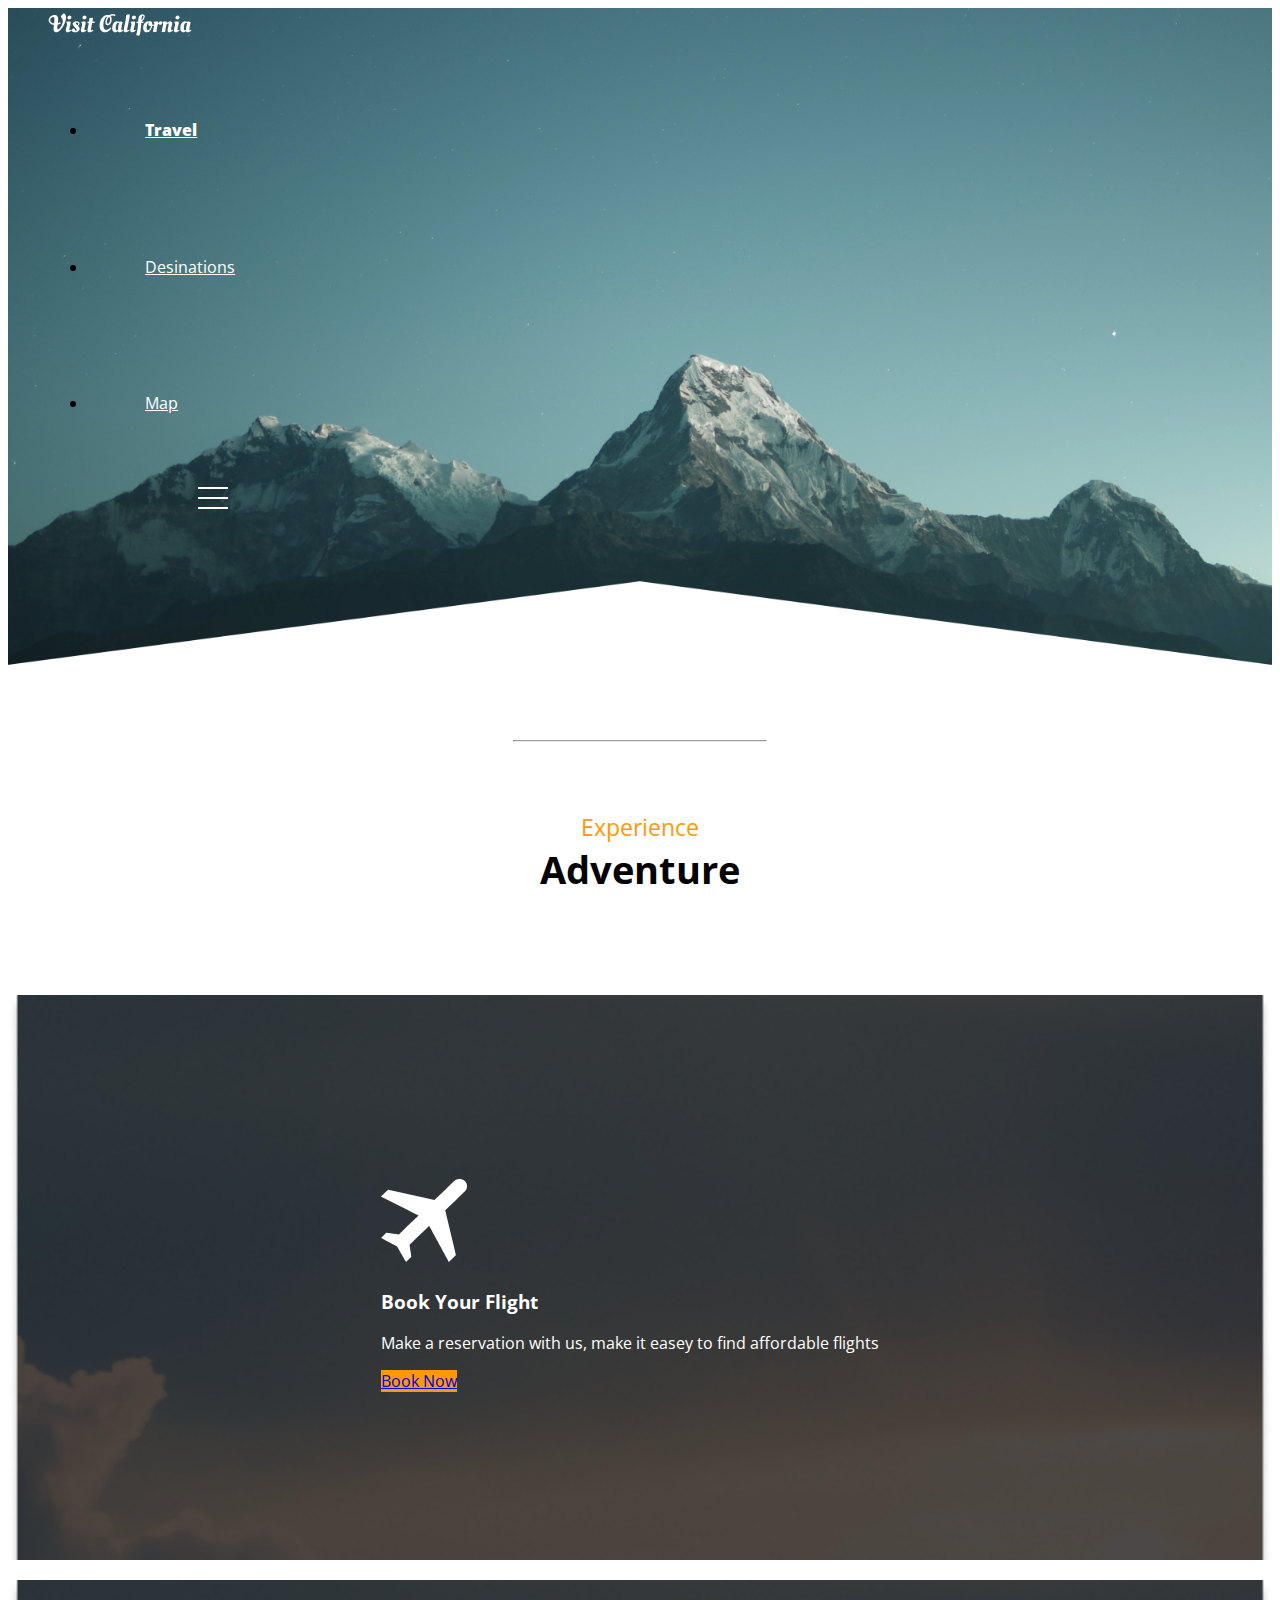
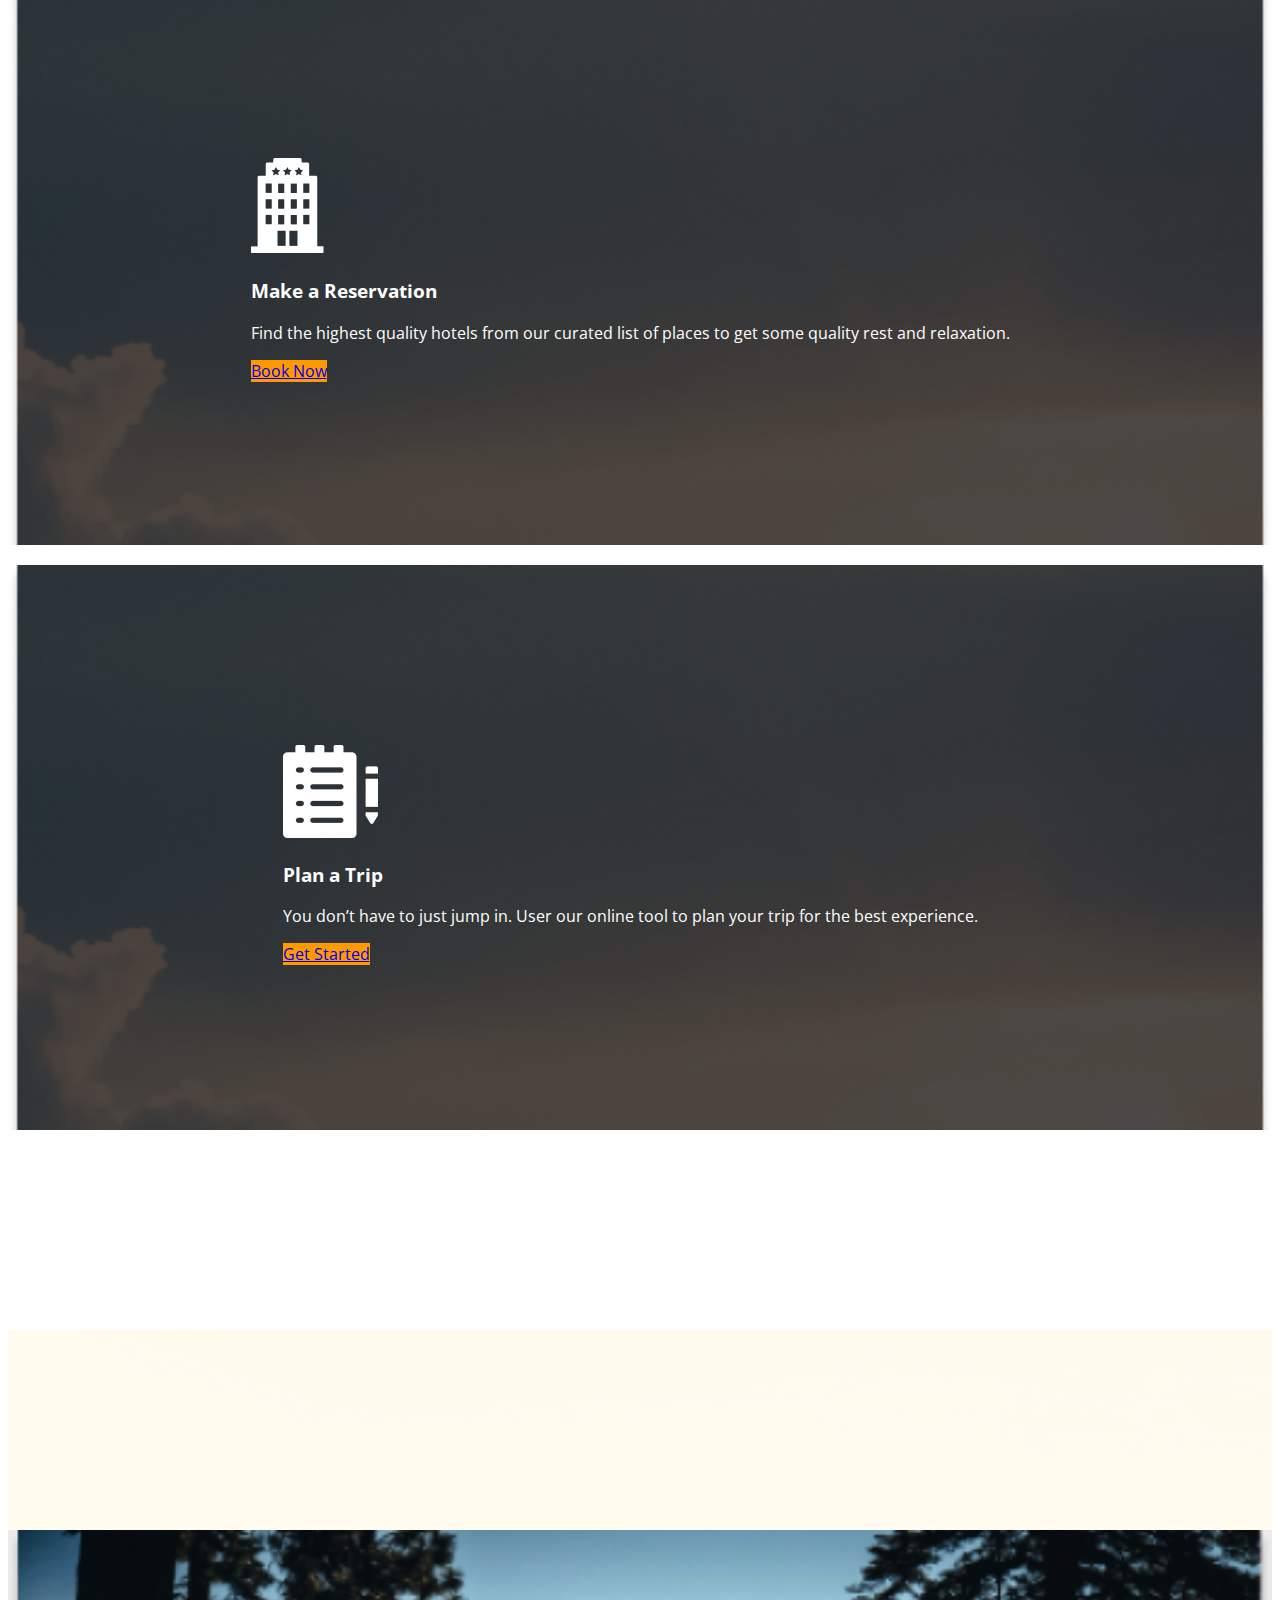
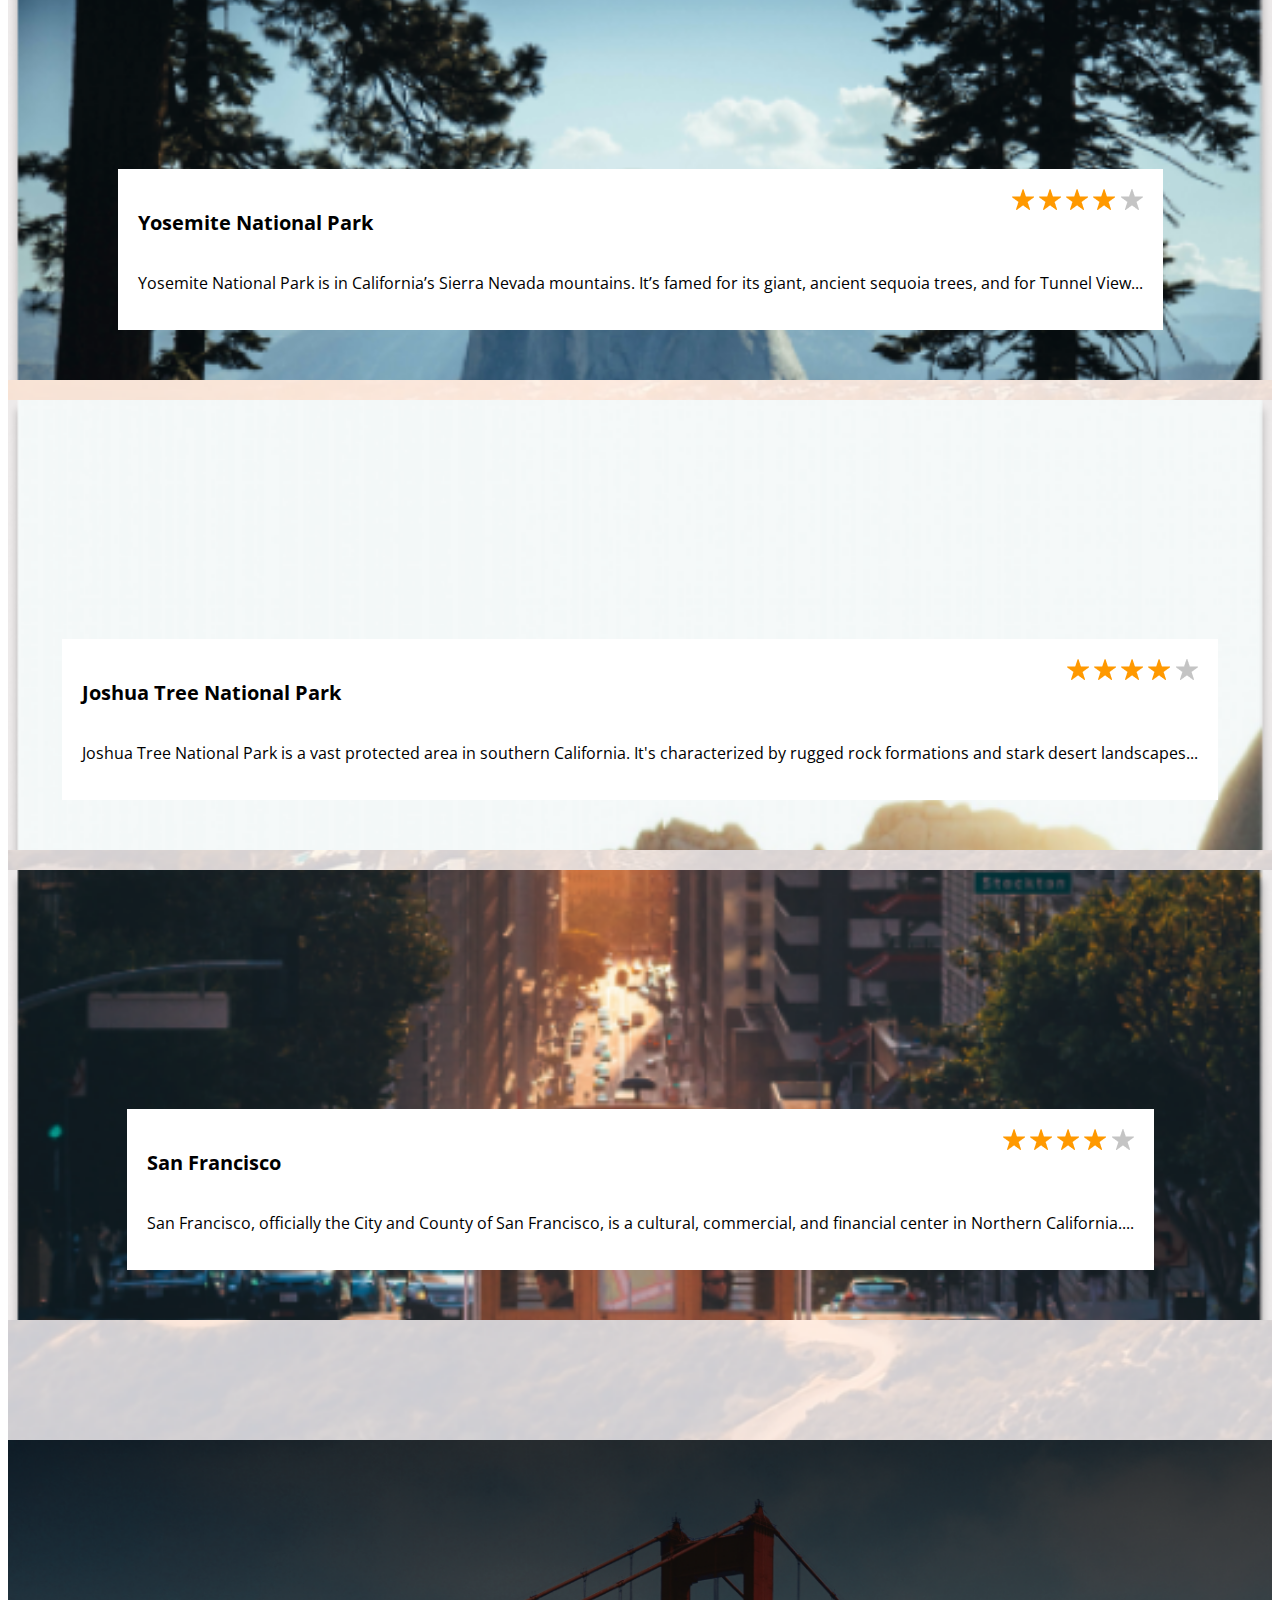
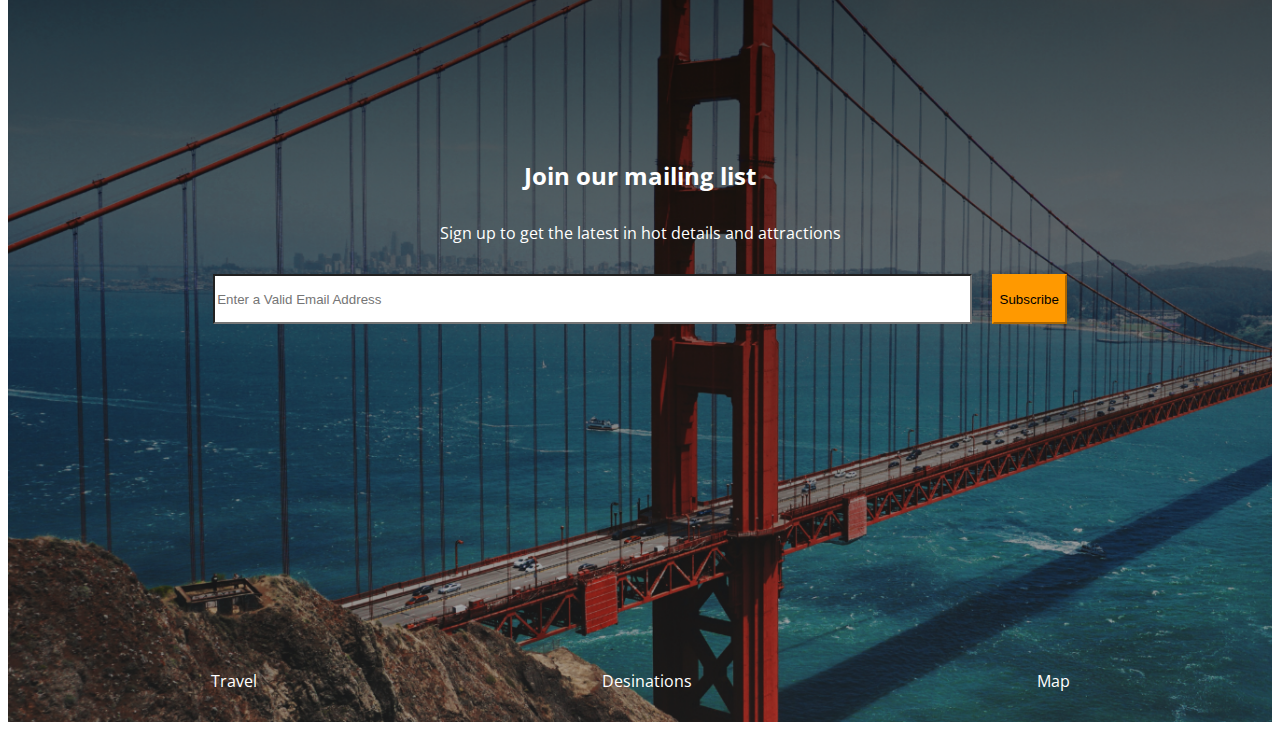
<file: 20.3 activities/index.html>
<!DOCTYPE html>
<html lang="en">
<head>
    <meta charset="UTF-8">
    <meta http-equiv="X-UA-Compatible" content="IE=edge">
    <meta name="viewport" content="width=device-width, initial-scale=1.0">
    <link href="https://cdn.jsdelivr.net/npm/bootstrap@5.0.0-beta3/dist/css/bootstrap.min.css" rel="stylesheet" integrity="sha384-eOJMYsd53ii+scO/bJGFsiCZc+5NDVN2yr8+0RDqr0Ql0h+rP48ckxlpbzKgwra6" crossorigin="anonymous">
    <link rel="stylesheet" href="css/style.css">
    <link rel="preconnect" href="https://fonts.gstatic.com">
  <link href="https://fonts.googleapis.com/css2?family=Open+Sans&display=swap" rel="stylesheet">
<link href="https://fonts.googleapis.com/css2?family=Open+Sans:wght@300;400&display=swap" rel="stylesheet">
    <title>Travel California</title>
</head>

<body>
<section id="hero" name="top">
    <nav class="navbar navbar-expand-lg navbar-light ">
        <div class="menu container-fluid">
          <a class="navbar-brand" href="#"><img src="images/visitcalifornia-logo.png"></a>

          <div class="collapse navbar-collapse" id="navbarSupportedContent">
            <ul class="navbar-nav me-auto mb-2 mb-lg-0">
              <li class="nav-item">
                <a class="nav-link active" aria-current="page" href="#">Travel</a>
              </li>
              <li class="nav-item">
                <a class="nav-link" href="#">Desinations</a>
              </li>
              <li class="nav-item">
                <a class="nav-link " href="#">Map</a>
                
              </li>

            </ul>
           

          </div>

          <p class="hamburger"> <img src="images/hamburger-menu.png"></p>
        </div>
      </nav>

      


      <div class="jumbotron">
        <div class="hero-section">   
            <h1 class="display-4"> <span>Travel </span> California</h1>
            <hr class="my-4">
            <p><img src="images/chevron.png"></p>
        </div>
      
      </div>

    </section>
    <div class="fixed-bottom back-top">
      <a href="#"><img src="images/chevron.png"></a>
    </div>

    <section id="adventure">
        <h2> <span class="yellow">Experience</span> Adventure</h2>
          <div class="container">
            <div class="row">
                
                <div class="adventure-item col-lg-4 col-md-12 col-sm-12"> 
                  <div class="adventure-card">
                    <div class="card-items">
                      <p class="card-icon"><img src="images/icon-plane.png" /></p>
                      <h3>Book Your Flight</h3>
                      <p> Make a reservation with us, make it easey to find affordable flights</p>
                      <a class="btn btn-primary" href="#" role="button">Book Now</a>
                    </div>
                  </div>
                </div>

                <div class="adventure-item col-lg-4 col-md-12 col-sm-12"> 
                  <div class="adventure-card">
                    <div class="card-items">
                      <p class="card-icon"><img src="images/hotel-icon.png" /></p>
                      <h3>Make a Reservation</h3>
                      <p> Find the highest quality hotels from our curated list of places to get some quality rest and relaxation.</p>
                      <a class="btn btn-primary" href="#" role="button">Book Now</a>
                    </div>
                  </div>
                </div>

                <div class="adventure-item col-lg-4 col-md-12 col-sm-12"> 
                  <div class="adventure-card">
                    <div class="card-items">
                      <p class="card-icon"><img src="images/plan-trip-icon.png" /></p>
                      <h3>Plan a Trip</h3>
                      <p> You don’t have to just jump in. User our online tool to plan your trip for the best experience.</p>
                      <a class="btn btn-primary" href="#" role="button">Get Started</a>
                    </div>
                  </div>
                </div>

            </div>
        </div>



    </section>    

    <section id="locations">
     
          <div class="container">
            <div class="row">
                
                <div class="location-item col-lg-4 col-md-12 col-sm-12"> 
                  <div class="location-card yosemite">
                    <div class="card-items">
                      <div class="heading">
                        <h3> Yosemite National Park</h3>
                          <div class="rating">
                            <img src="images/star.png" />
                            <img src="images/star.png" />
                            <img src="images/star.png" />
                            <img src="images/star.png" />
                            <img src="images/star-gray.png" />

                          </div>
                      </div>
                      <p> Yosemite National Park is in California’s Sierra Nevada mountains. It’s famed for its giant, ancient sequoia trees, and for Tunnel View...</p>
                     
                    </div>
                  </div>
                </div>

                <div class="location-item col-lg-4 col-md-12 col-sm-12"> 
                  <div class="location-card joshua">
                    <div class="card-items">
                      <div class="heading">
                        <h3> Joshua Tree National Park</h3>
                          <div class="rating">
                            <img src="images/star.png" />
                            <img src="images/star.png" />
                            <img src="images/star.png" />
                            <img src="images/star.png" />
                            <img src="images/star-gray.png" />

                          </div>
                      </div>
                      <p> Joshua Tree National Park is a vast protected area in southern California. It's characterized by rugged rock formations and stark desert landscapes...</p>
                     
                    </div>
                  </div>
                </div>

                <div class="location-item col-lg-4 col-md-12 col-sm-12"> 
                  <div class="location-card sanfran">
                    <div class="card-items">
                      <div class="heading">
                        <h3> San Francisco</h3>
                          <div class="rating">
                            <img src="images/star.png" />
                            <img src="images/star.png" />
                            <img src="images/star.png" />
                            <img src="images/star.png" />
                            <img src="images/star-gray.png" />

                          </div>
                      </div>
                      <p> San Francisco, officially the City and County of San Francisco, is a cultural, commercial, and financial center in Northern California....</p>
                     
                    </div>
                  </div>
                </div>

            </div>
        </div>




    
    
    </section>

    <section id="subscribe">
      <div class="form-container"> 
        <h2>Join our mailing list </h2>
        <p> Sign up to get the latest in hot details and attractions</p>




        <form class="d-flex">
          <input class="form-control me-2" type="search" placeholder="Enter a Valid Email Address" aria-label="Search">
          <button class="btn btn-primary" type="submit">Subscribe</button>
        </form>

    </div>


      <footer>

        <div> 
              <ul class="">
                <li class="">
                  <a class="active" aria-current="page" href="#">Travel</a>
                </li>
                <li class="">
                  <a class="" href="#">Desinations</a>
                </li>
                <li class="">
                  <a class="" href="#">Map</a>
                  
                </li>
      
              </ul>
             
          </div>
      
      
      </footer>



    </section>



    

</body>
</html>
</file>
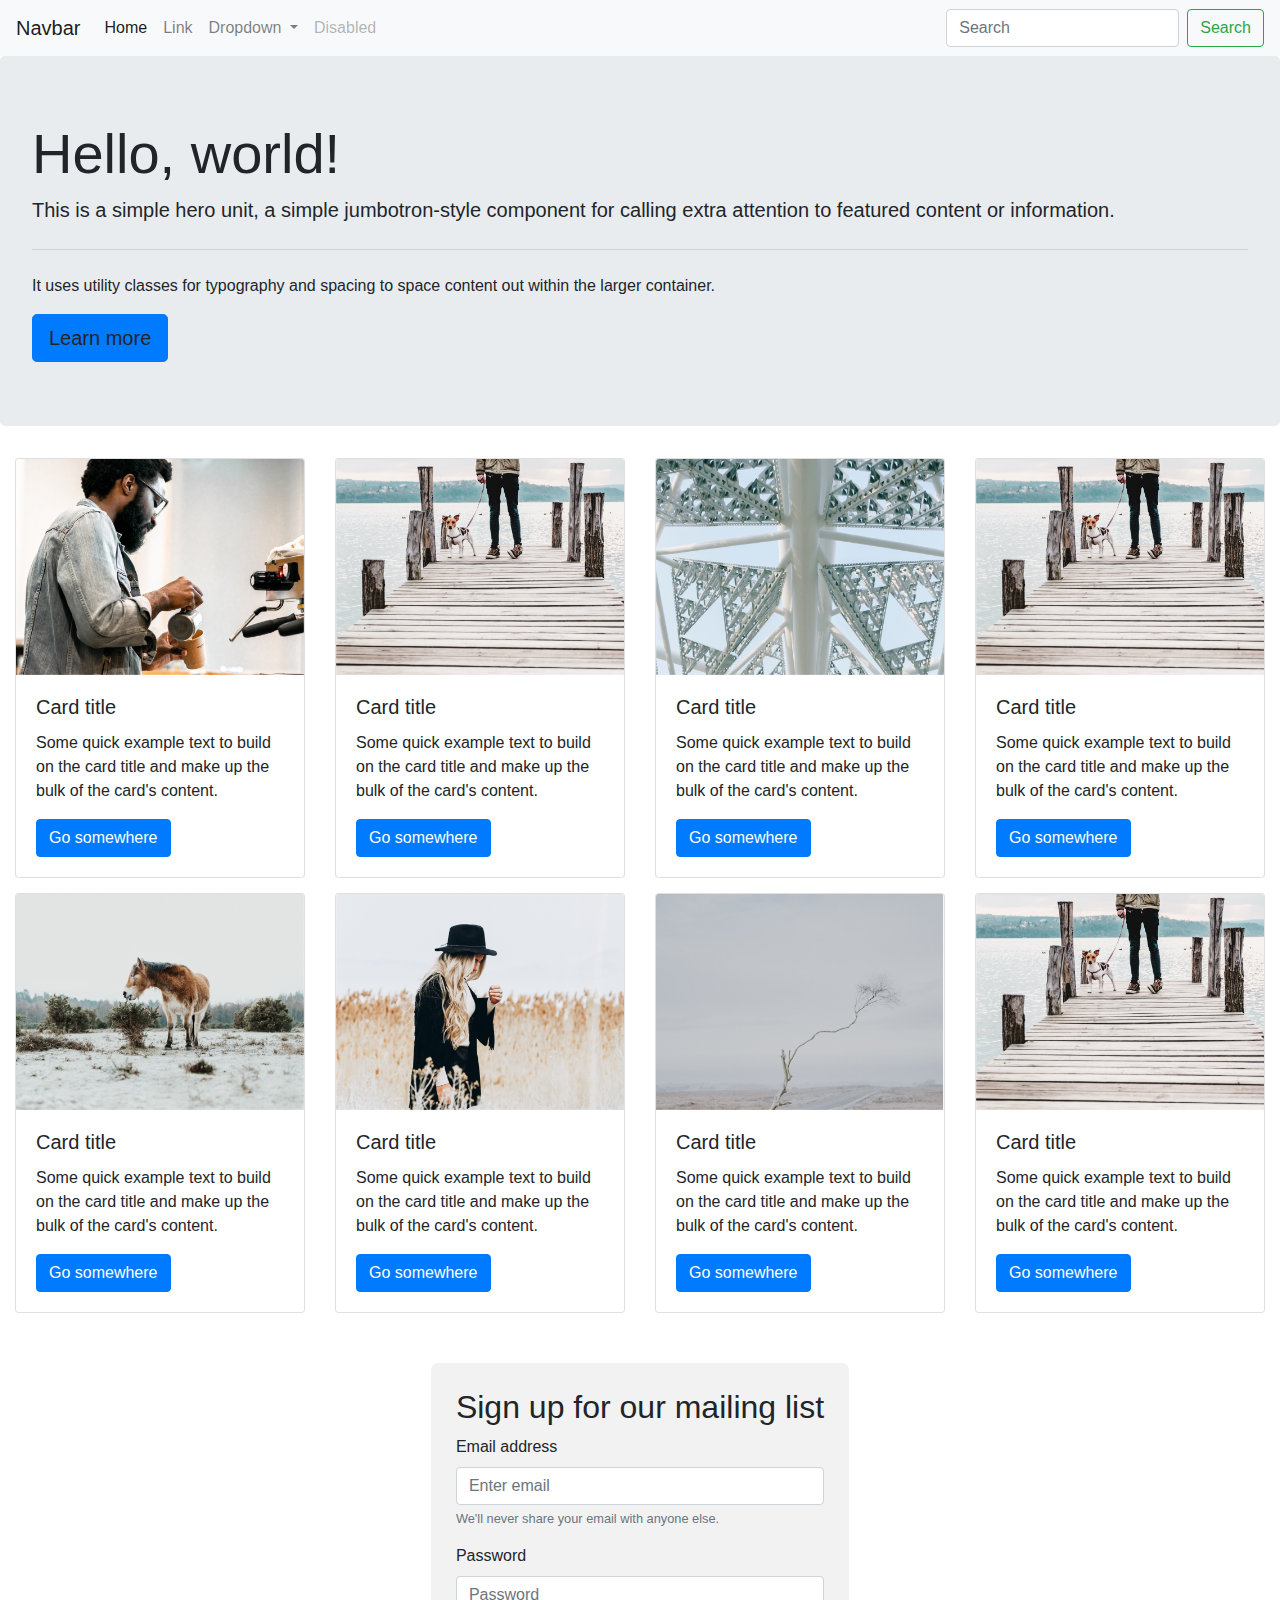
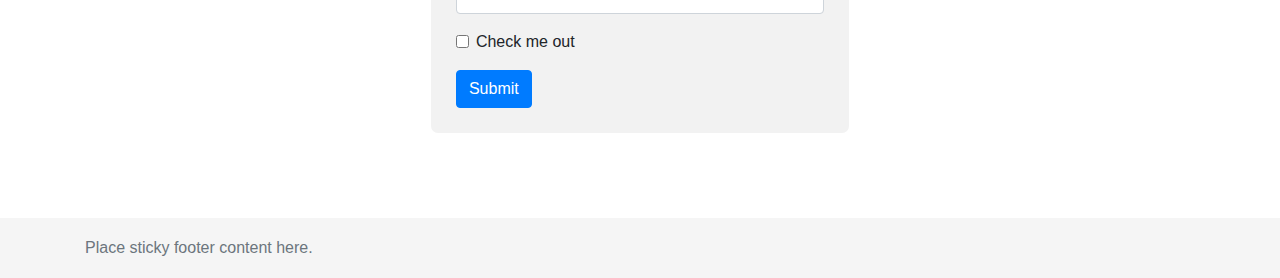
<file: Solved/index.html>
<!doctype html>
<html lang="en">
  <head>
    <!-- Required meta tags -->
    <meta charset="utf-8">
    <meta name="viewport" content="width=device-width, initial-scale=1, shrink-to-fit=no">

    <!-- Bootstrap CSS -->
    <link rel="stylesheet" href="https://stackpath.bootstrapcdn.com/bootstrap/4.3.1/css/bootstrap.min.css" integrity="sha384-ggOyR0iXCbMQv3Xipma34MD+dH/1fQ784/j6cY/iJTQUOhcWr7x9JvoRxT2MZw1T" crossorigin="anonymous">
    <link rel="stylesheet" href="css/index.css">

    <title>Hello, world!</title>
  </head>
  <body>
  <nav class="navbar navbar-expand-lg navbar-light bg-light">
    <a class="navbar-brand" href="#">Navbar</a>
    <button class="navbar-toggler" type="button" data-toggle="collapse" data-target="#navbarSupportedContent" aria-controls="navbarSupportedContent" aria-expanded="false" aria-label="Toggle navigation">
    <span class="navbar-toggler-icon"></span>
  </button>

  <div class="collapse navbar-collapse" id="navbarSupportedContent">
  <ul class="navbar-nav mr-auto">
    <li class="nav-item active">
      <a class="nav-link" href="#">Home <span class="sr-only">(current)</span></a>
    </li>
    <li class="nav-item">
      <a class="nav-link" href="#">Link</a>
    </li>
    <li class="nav-item dropdown">
      <a class="nav-link dropdown-toggle" href="#" id="navbarDropdown" role="button" data-toggle="dropdown" aria-haspopup="true" aria-expanded="false">
        Dropdown
      </a>
      <div class="dropdown-menu" aria-labelledby="navbarDropdown">
        <a class="dropdown-item" href="#">Action</a>
        <a class="dropdown-item" href="#">Another action</a>
        <div class="dropdown-divider"></div>
        <a class="dropdown-item" href="#">Something else here</a>
      </div>
    </li>
    <li class="nav-item">
      <a class="nav-link disabled" href="#" tabindex="-1" aria-disabled="true">Disabled</a>
    </li>
  </ul>
  <form class="form-inline my-2 my-lg-0">
    <input class="form-control mr-sm-2" type="search" placeholder="Search" aria-label="Search">
    <button class="btn btn-outline-success my-2 my-sm-0" type="submit">Search</button>
  </form>
  </div>
  </nav>

<div class="jumbotron">
  <h1 class="display-4">Hello, world!</h1>
  <p class="lead">This is a simple hero unit, a simple jumbotron-style component for calling extra attention to featured content or information.</p>
  <hr class="my-4">
  <p>It uses utility classes for typography and spacing to space content out within the larger container.</p>
  <a class="btn btn-primary btn-lg" role="button" data-toggle="modal" data-target="#exampleModal">Learn more</a>
</div>

<div class="container-fluid">
  <div class="row">
    <div class="cardContainer col-lg-3 col-md-3 col-sm-12">
      <div class="card">
        <img src="images/1_card.png" class="card-img-top" alt="...">
        <div class="card-body">
          <h5 class="card-title">Card title</h5>
          <p class="card-text">Some quick example text to build on the card title and make up the bulk of the card's content.</p>
          <a href="#" class="btn btn-primary">Go somewhere</a>
        </div>
      </div>
    </div>

    <div class="cardContainer col-lg-3 col-md-3 col-sm-12">
      <div class="card">
        <img src="images/2_card.png" class="card-img-top" alt="...">
        <div class="card-body">
          <h5 class="card-title">Card title</h5>
          <p class="card-text">Some quick example text to build on the card title and make up the bulk of the card's content.</p>
          <a href="#" class="btn btn-primary">Go somewhere</a>
        </div>
      </div>
    </div>

    <div class="cardContainer col-lg-3 col-md-3 col-sm-12">
      <div class="card">
        <img src="images/3_card.png" class="card-img-top" alt="...">
        <div class="card-body">
          <h5 class="card-title">Card title</h5>
          <p class="card-text">Some quick example text to build on the card title and make up the bulk of the card's content.</p>
          <a href="#" class="btn btn-primary">Go somewhere</a>
        </div>
      </div>
    </div>

    <div class="cardContainer col-lg-3 col-md-3 col-sm-12">
      <div class="card">
        <img src="images/2_card.png" class="card-img-top" alt="...">
        <div class="card-body">
          <h5 class="card-title">Card title</h5>
          <p class="card-text">Some quick example text to build on the card title and make up the bulk of the card's content.</p>
          <a href="#" class="btn btn-primary">Go somewhere</a>
        </div>
      </div>
    </div>
  </div><!-- Close row -->

  <div class="row">
    <div class="cardContainer col-lg-3 col-md-3 col-sm-12">
      <div class="card">
        <img src="images/4_card.png" class="card-img-top" alt="...">
        <div class="card-body">
          <h5 class="card-title">Card title</h5>
          <p class="card-text">Some quick example text to build on the card title and make up the bulk of the card's content.</p>
          <a href="#" class="btn btn-primary">Go somewhere</a>
        </div>
      </div>
    </div>

    <div class="cardContainer col-lg-3 col-md-3 col-sm-12">
      <div class="card">
        <img src="images/5_card.png" class="card-img-top" alt="...">
        <div class="card-body">
          <h5 class="card-title">Card title</h5>
          <p class="card-text">Some quick example text to build on the card title and make up the bulk of the card's content.</p>
          <a href="#" class="btn btn-primary">Go somewhere</a>
        </div>
      </div>
    </div>

    <div class="cardContainer col-lg-3 col-md-3 col-sm-12">
      <div class="card">
        <img src="images/6_card.png" class="card-img-top" alt="...">
        <div class="card-body">
          <h5 class="card-title">Card title</h5>
          <p class="card-text">Some quick example text to build on the card title and make up the bulk of the card's content.</p>
          <a href="#" class="btn btn-primary">Go somewhere</a>
        </div>
      </div>
    </div>

    <div class="cardContainer col-lg-3 col-md-3 col-sm-12">
      <div class="card">
        <img src="images/2_card.png" class="card-img-top" alt="...">
        <div class="card-body">
          <h5 class="card-title">Card title</h5>
          <p class="card-text">Some quick example text to build on the card title and make up the bulk of the card's content.</p>
          <a href="#" class="btn btn-primary">Go somewhere</a>
        </div>
      </div>
    </div>
  </div><!-- close row -->
</div><!-- Close container fluid -->

<!-- Add form group below -->
<div class="container-fluid signUp">
  <div class="row">
    <form>
      <h2>Sign up for our mailing list</h2>
      <div class="form-group">
        <label for="exampleInputEmail1">Email address</label>
        <input type="email" class="form-control" id="exampleInputEmail1" aria-describedby="emailHelp" placeholder="Enter email">
        <small id="emailHelp" class="form-text text-muted">We'll never share your email with anyone else.</small>
      </div>
      <div class="form-group">
        <label for="exampleInputPassword1">Password</label>
        <input type="password" class="form-control" id="exampleInputPassword1" placeholder="Password">
      </div>
      <div class="form-group form-check">
        <input type="checkbox" class="form-check-input" id="exampleCheck1">
        <label class="form-check-label" for="exampleCheck1">Check me out</label>
      </div>
      <button type="submit" class="btn btn-primary">Submit</button>
      </form>
  </div>
</div>

<footer class="footer">
  <div class="container">
    <span class="text-muted">Place sticky footer content here.</span>
  </div>
</footer>

<!-- Modal -->
<div class="modal fade" id="exampleModal" tabindex="-1" role="dialog" aria-labelledby="exampleModalLabel" aria-hidden="true">
  <div class="modal-dialog" role="document">
    <div class="modal-content">
      <div class="modal-header">
        <h5 class="modal-title" id="exampleModalLabel">Modal title</h5>
        <button type="button" class="close" data-dismiss="modal" aria-label="Close">
          <span aria-hidden="true">&times;</span>
        </button>
      </div>
      <div class="modal-body">
        ...
      </div>
      <div class="modal-footer">
        <button type="button" class="btn btn-secondary" data-dismiss="modal">Close</button>
        <button type="button" class="btn btn-primary">Save changes</button>
      </div>
    </div>
  </div>
</div>
    <!-- Optional JavaScript -->
    <!-- jQuery first, then Popper.js, then Bootstrap JS -->
    <script src="https://code.jquery.com/jquery-3.3.1.slim.min.js" integrity="sha384-q8i/X+965DzO0rT7abK41JStQIAqVgRVzpbzo5smXKp4YfRvH+8abtTE1Pi6jizo" crossorigin="anonymous"></script>
    <script src="https://cdnjs.cloudflare.com/ajax/libs/popper.js/1.14.7/umd/popper.min.js" integrity="sha384-UO2eT0CpHqdSJQ6hJty5KVphtPhzWj9WO1clHTMGa3JDZwrnQq4sF86dIHNDz0W1" crossorigin="anonymous"></script>
    <script src="https://stackpath.bootstrapcdn.com/bootstrap/4.3.1/js/bootstrap.min.js" integrity="sha384-JjSmVgyd0p3pXB1rRibZUAYoIIy6OrQ6VrjIEaFf/nJGzIxFDsf4x0xIM+B07jRM" crossorigin="anonymous"></script>
  </body>
</html>
</file>
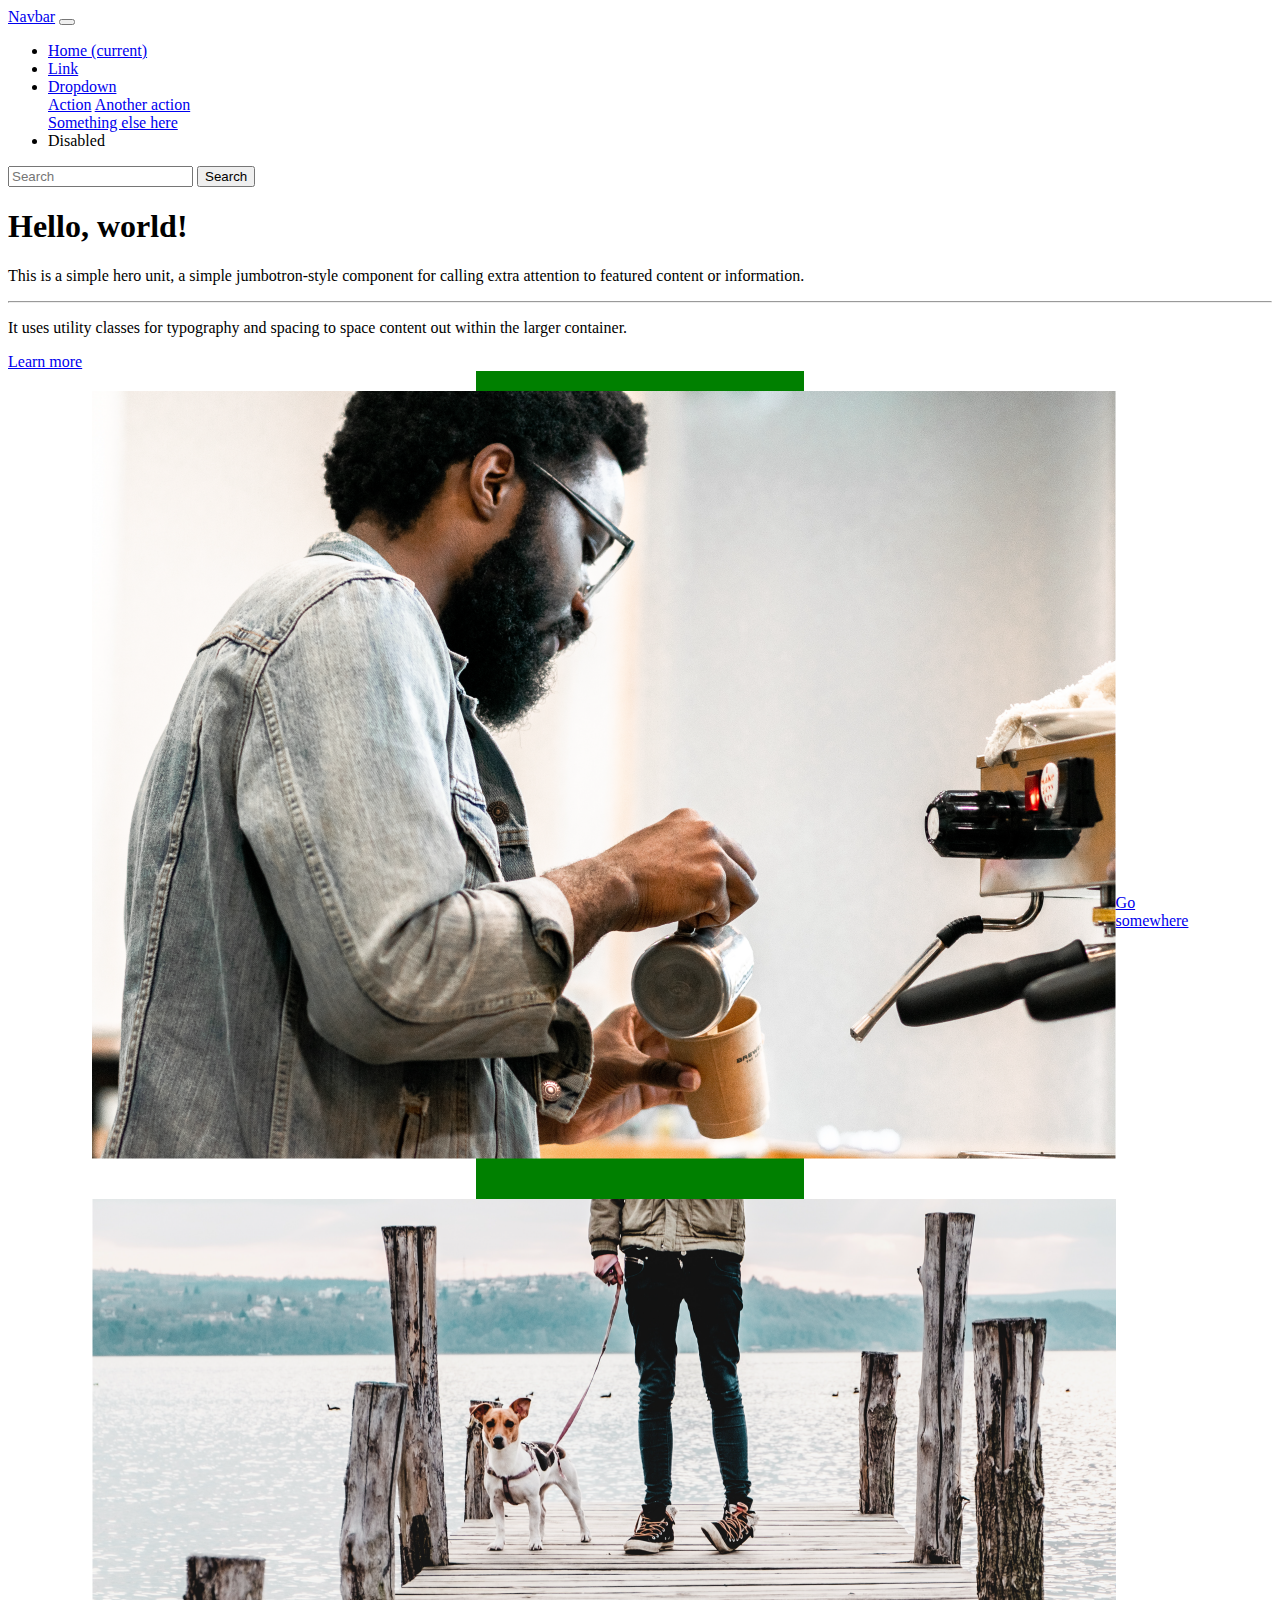
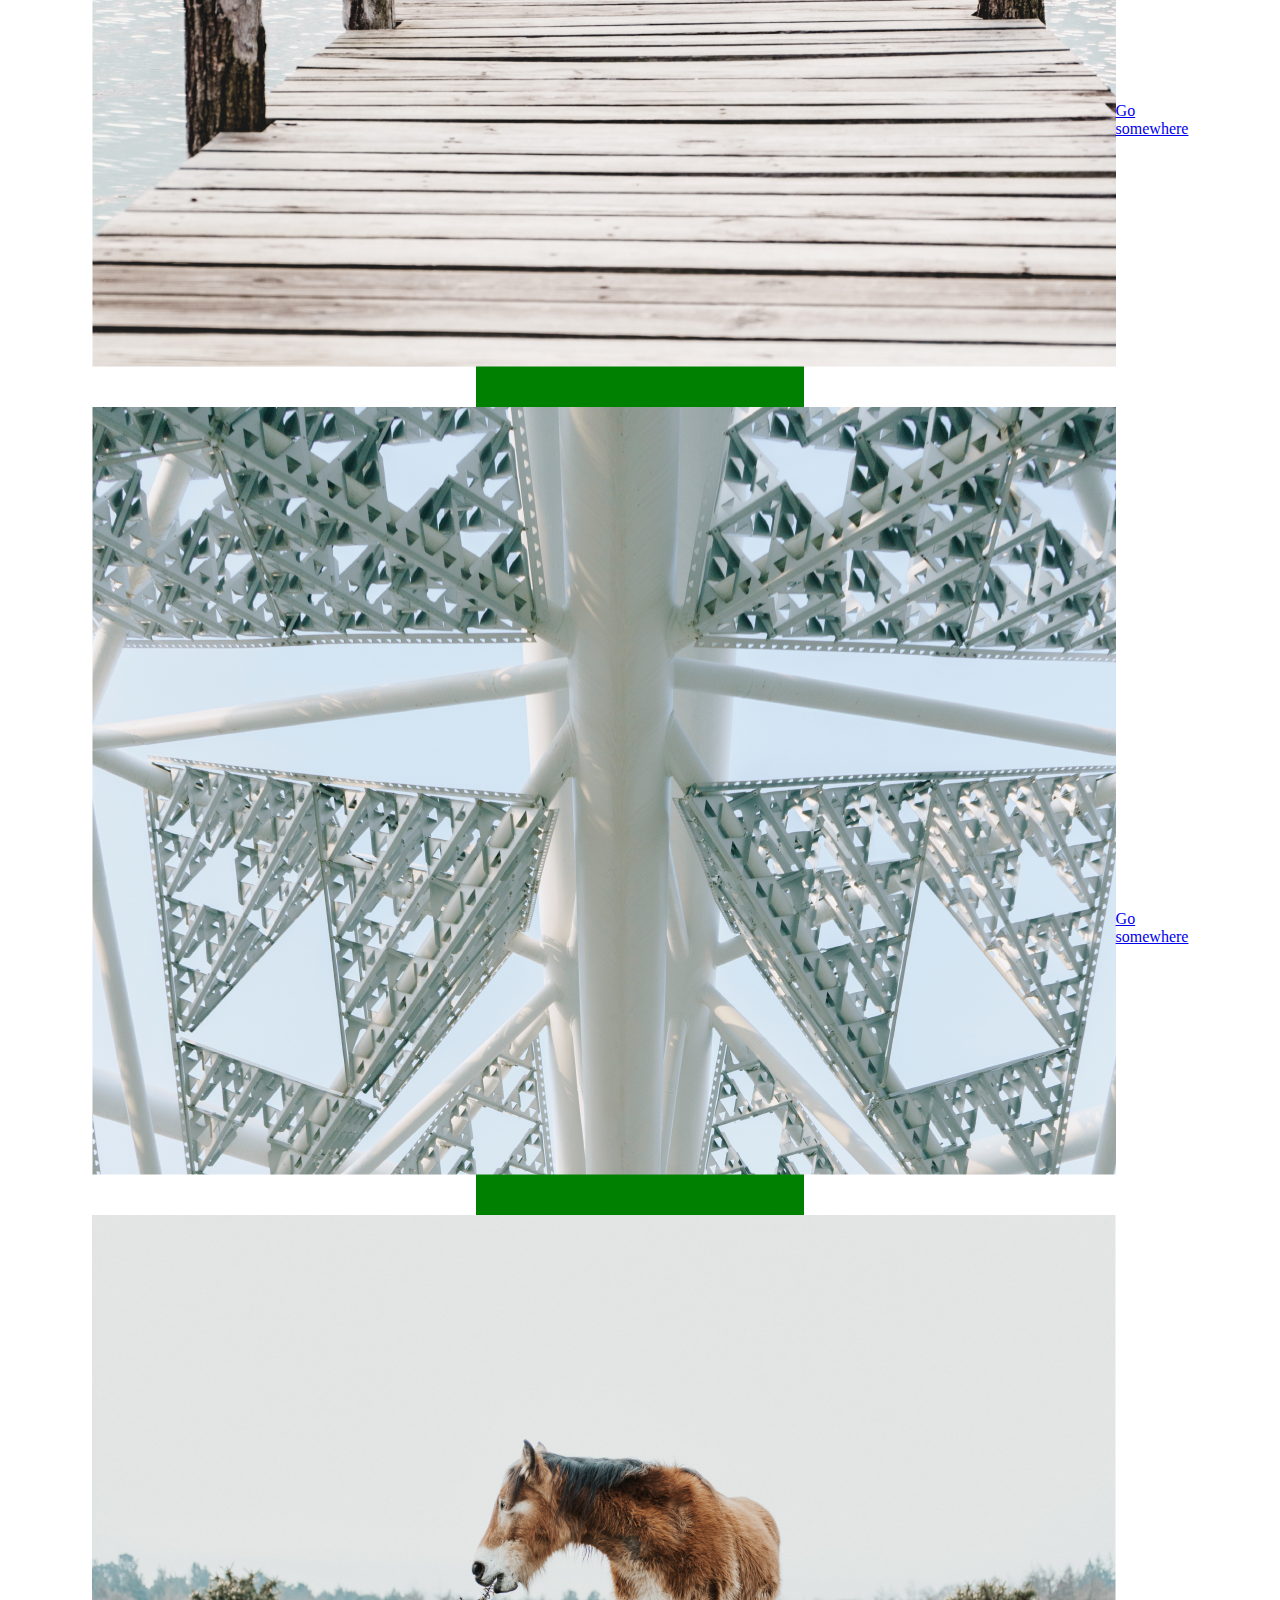
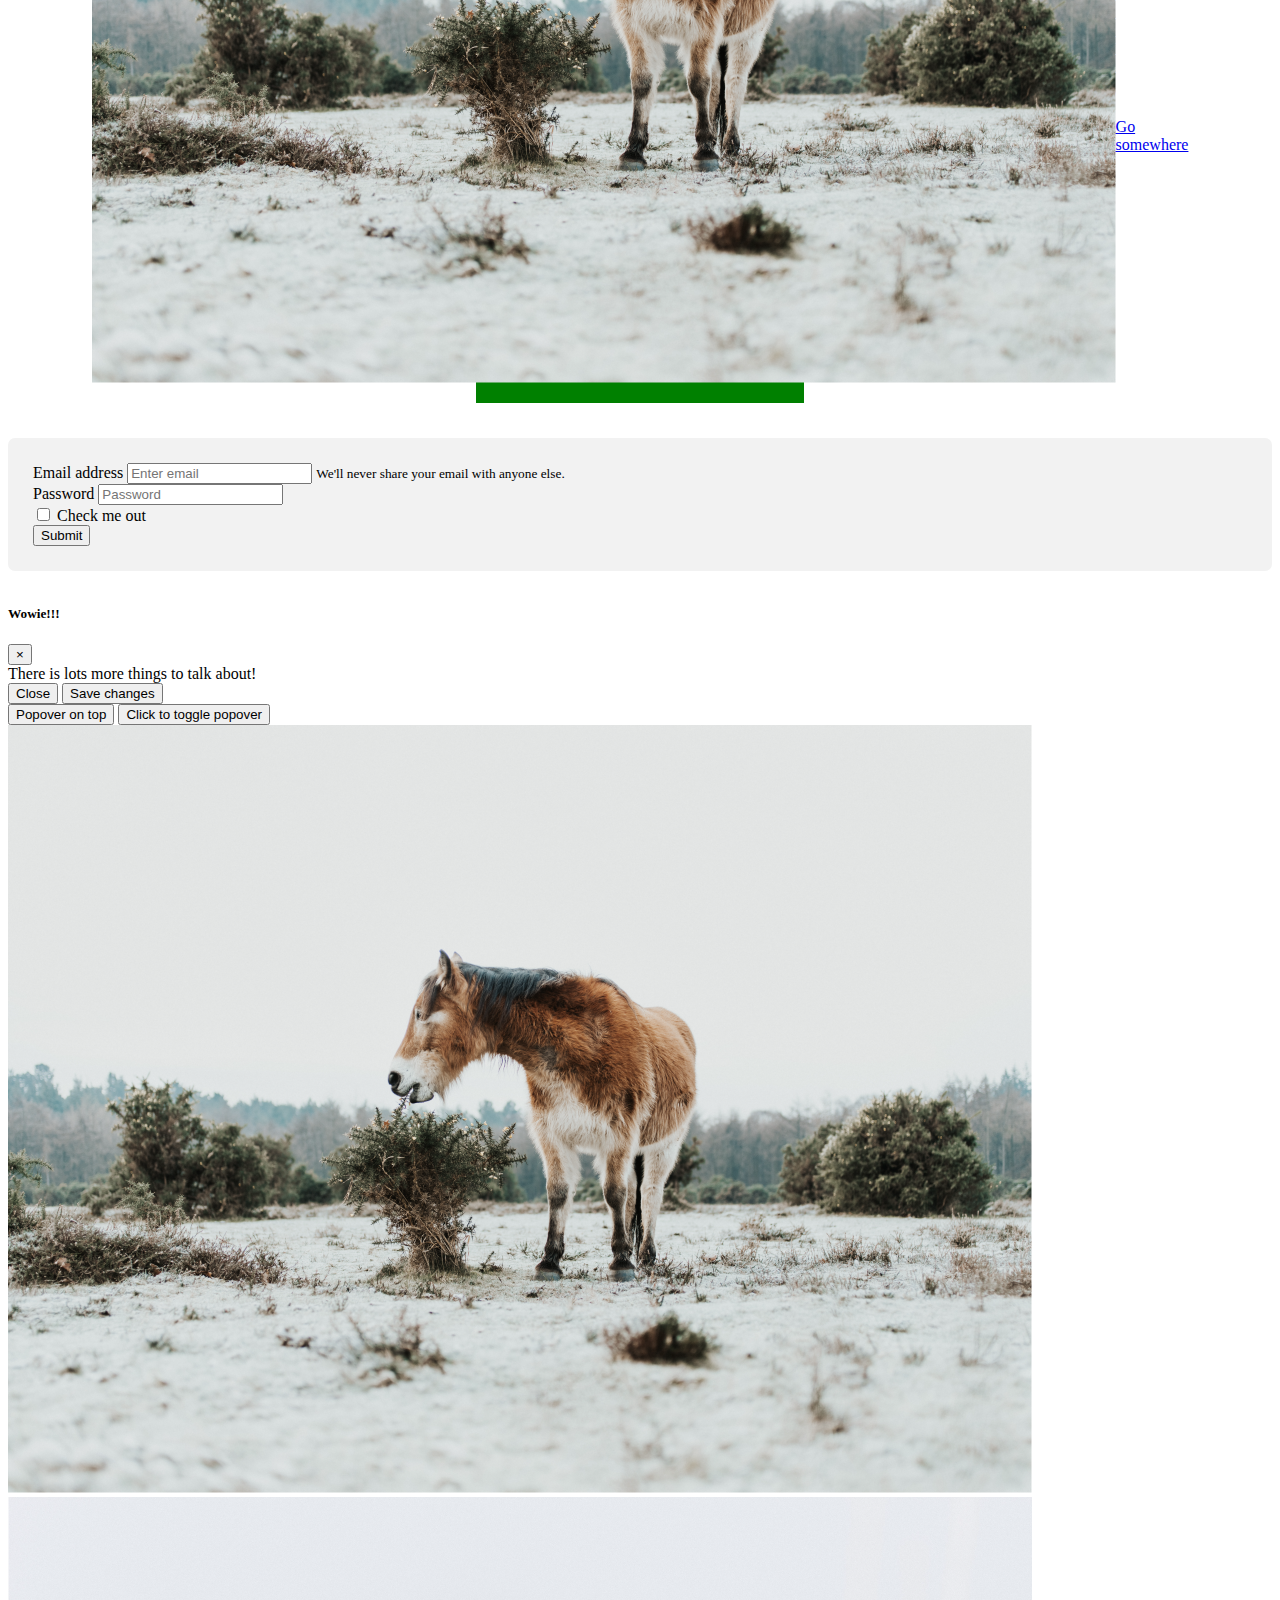
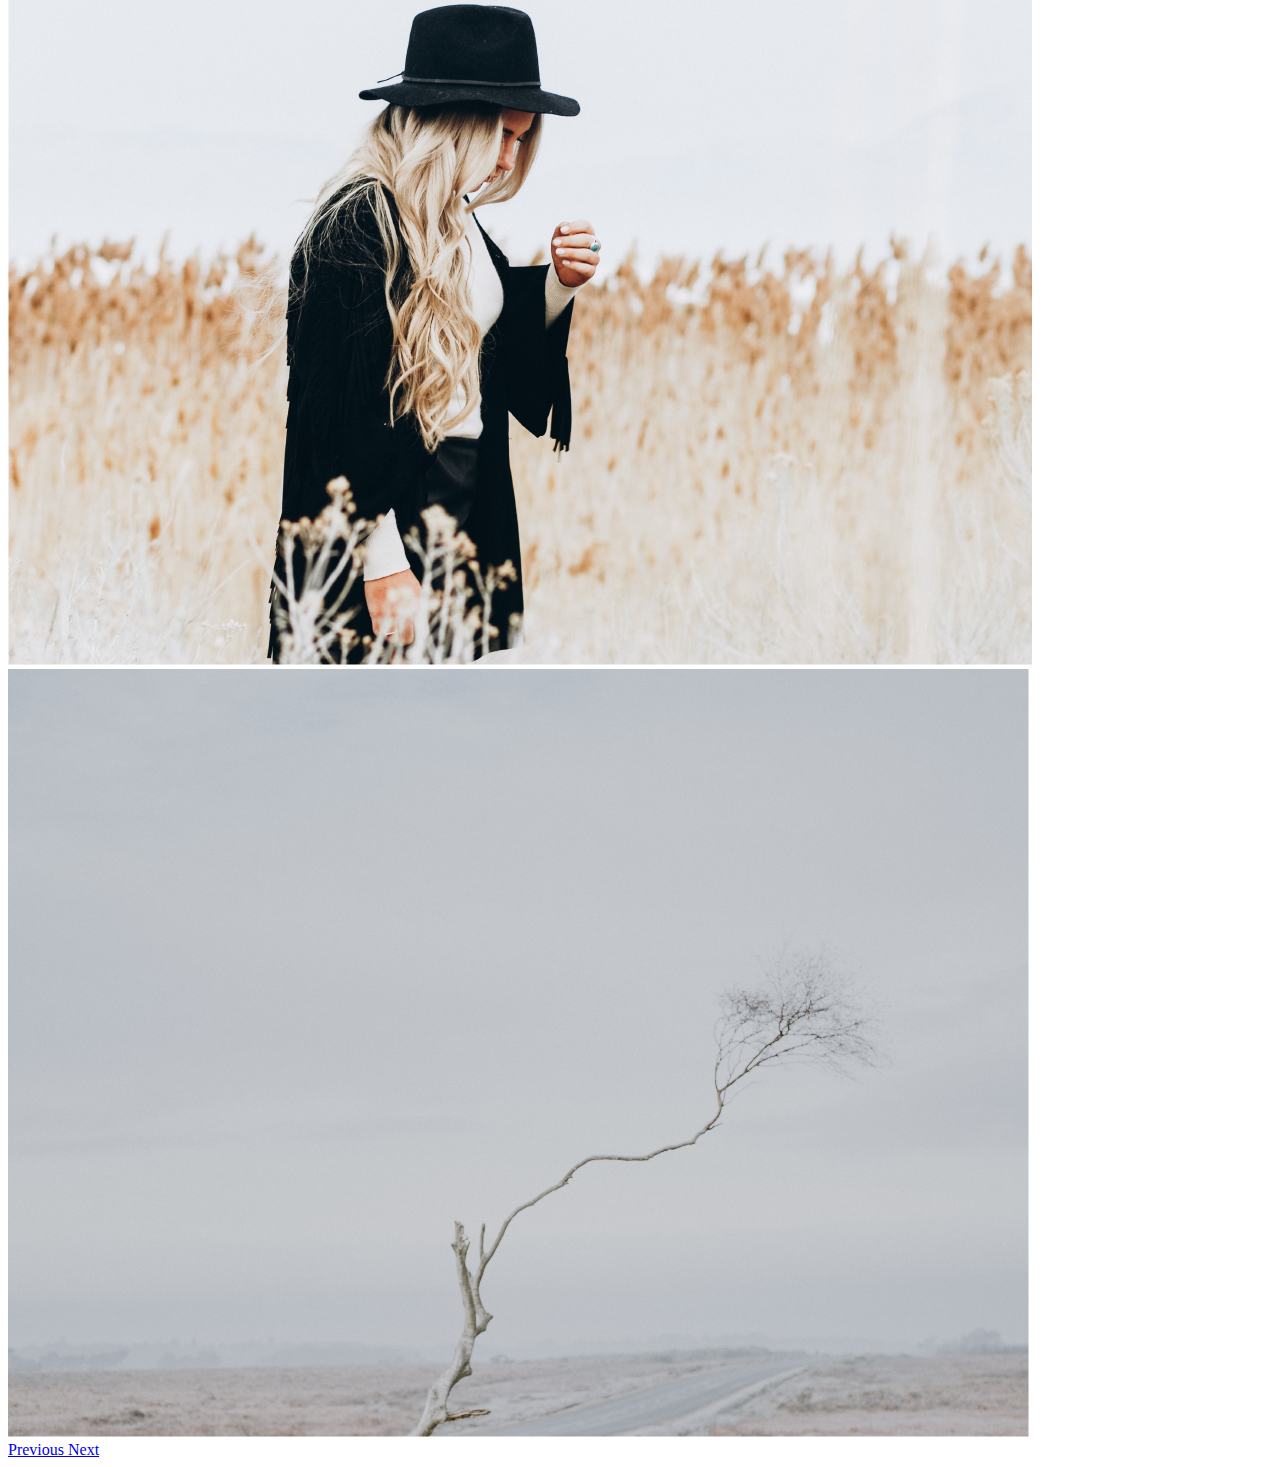
<file: Unsolved/index.html>
<!doctype html>
<html lang="en">
  <head>
    <!-- Required meta tags -->
    <meta charset="utf-8">
    <meta name="viewport" content="width=device-width, initial-scale=1, shrink-to-fit=no">

    <!-- Add Bootstrap CSS Here on line 10-->
    <!-- This is REQUIRED for bootstrap to work correctly -->
    <link rel="stylesheet" href="https://cdn.jsdelivr.net/npm/bootstrap@4.6.2/dist/css/bootstrap.min.css" integrity="sha384-xOolHFLEh07PJGoPkLv1IbcEPTNtaed2xpHsD9ESMhqIYd0nLMwNLD69Npy4HI+N" crossorigin="anonymous">

    <!-- This stylesheet is an example of how you can add your own stylesheet to customize bootstrap components. Notice how it is loaded 2nd to the required bootstrap stylesheet. This is so our stylesheet will overwrite bootstrap classes when we apply the same class but different styles to the stylsheet -->
    <link rel="stylesheet" href="css/index.css">

    <title>UX/UI Bootstrap Template</title>
  </head>
  <body>
    <!-- Paste Navigation Code Below -->
    <nav class="navbar navbar-expand-lg navbar-light bg-light">
      <a class="navbar-brand" href="#">Navbar</a>
      <button class="navbar-toggler" type="button" data-toggle="collapse" data-target="#navbarSupportedContent" aria-controls="navbarSupportedContent" aria-expanded="false" aria-label="Toggle navigation">
        <span class="navbar-toggler-icon"></span>
      </button>

      <div class="collapse navbar-collapse" id="navbarSupportedContent">
        <ul class="navbar-nav mr-auto">
          <li class="nav-item active">
            <a class="nav-link" href="#">Home <span class="sr-only">(current)</span></a>
          </li>
          <li class="nav-item">
            <a class="nav-link" href="#">Link</a>
          </li>
          <li class="nav-item dropdown">
            <a class="nav-link dropdown-toggle" href="#" role="button" data-toggle="dropdown" aria-expanded="false">
              Dropdown
            </a>
            <div class="dropdown-menu">
              <a class="dropdown-item" href="#">Action</a>
              <a class="dropdown-item" href="#">Another action</a>
              <div class="dropdown-divider"></div>
              <a class="dropdown-item" href="#">Something else here</a>
            </div>
          </li>
          <li class="nav-item">
            <a class="nav-link disabled">Disabled</a>
          </li>
        </ul>
        <form class="form-inline my-2 my-lg-0">
          <input class="form-control mr-sm-2" type="search" placeholder="Search" aria-label="Search">
          <button class="btn btn-outline-success my-2 my-sm-0" type="submit">Search</button>
        </form>
      </div>
    </nav>

    <!-- Paste Jumbotron Code Below-->
    <div class="jumbotron">
      <h1 class="display-4">Hello, world!</h1>
      <p class="lead">This is a simple hero unit, a simple jumbotron-style component for calling extra attention to featured content or information.</p>
      <hr class="my-4">
      <p>It uses utility classes for typography and spacing to space content out within the larger container.</p>
      <a class="btn btn-primary btn-lg" href="#" role="button" data-toggle="modal" data-target="#exampleModal">Learn more</a>
    </div>

    <!-- Add columns, rows, and cards Below -->
    <div class="container-fluid">
      <div class="row">
        <div class="cardContainer col-lg-3 col-md-3 col-sm-12">
          <div class="card" style="width: 18rem;">
            <img src="images/1_card.png" class="card-img-top" alt="...">
            <div class="card-body">
              <h5 class="card-title">Card title</h5>
              <p class="card-text">Some quick example text to build on the card title and make up the bulk of the card's content.</p>
              <a href="#" class="btn btn-primary">Go somewhere</a>
            </div>
          </div>
        </div>

        <div class="cardContainer col-lg-3 col-md-3 col-sm-12">
          <div class="card" style="width: 18rem;">
            <img src="images/2_card.png" class="card-img-top" alt="...">
            <div class="card-body">
              <h5 class="card-title">Card title</h5>
              <p class="card-text">Some quick example text to build on the card title and make up the bulk of the card's content.</p>
              <a href="#" class="btn btn-primary">Go somewhere</a>
            </div>
          </div>
        </div>
        <div class="cardContainer col-lg-3 col-md-3 col-sm-12">
          <div class="card" style="width: 18rem;">
            <img src="images/3_card.png" class="card-img-top" alt="...">
            <div class="card-body">
              <h5 class="card-title">Card title</h5>
              <p class="card-text">Some quick example text to build on the card title and make up the bulk of the card's content.</p>
              <a href="#" class="btn btn-primary">Go somewhere</a>
            </div>
          </div>
        </div>
        <div class="cardContainer col-lg-3 col-md-3 col-sm-12">
          <div class="card" style="width: 18rem;">
            <img src="images/4_card.png" class="card-img-top" alt="...">
            <div class="card-body">
              <h5 class="card-title">Card title</h5>
              <p class="card-text">Some quick example text to build on the card title and make up the bulk of the card's content.</p>
              <a href="#" class="btn btn-primary">Go somewhere</a>
            </div>
          </div>
        </div>
      </div>
    </div>

    <!-- Add form group below -->
    <section class="container-fluid signUp">
      <div class="row">
        <form>
          <div class="form-group">
            <label for="exampleInputEmail1">Email address</label>
            <input type="email" class="form-control" id="exampleInputEmail1" aria-describedby="emailHelp" placeholder="Enter email">
            <small id="emailHelp" class="form-text text-muted">We'll never share your email with anyone else.</small>
          </div>
          <div class="form-group">
            <label for="exampleInputPassword1">Password</label>
            <input type="password" class="form-control" id="exampleInputPassword1" placeholder="Password">
          </div>
          <div class="form-group form-check">
            <input type="checkbox" class="form-check-input" id="exampleCheck1">
            <label class="form-check-label" for="exampleCheck1">Check me out</label>
          </div>
          <button type="submit" class="btn btn-primary">Submit</button>
        </form>
      </div>
    </section>

    <!-- Modal -->
    <div class="modal fade" id="exampleModal" tabindex="-1" role="dialog" aria-labelledby="exampleModalLabel" aria-hidden="true">
      <div class="modal-dialog" role="document">
        <div class="modal-content">
          <div class="modal-header">
            <h5 class="modal-title" id="exampleModalLabel">Wowie!!!</h5>
            <button type="button" class="close" data-dismiss="modal" aria-label="Close">
              <span aria-hidden="true">&times;</span>
            </button>
          </div>
          <div class="modal-body">
            There is lots more things to talk about!
          </div>
          <div class="modal-footer">
            <button type="button" class="btn btn-secondary" data-dismiss="modal">Close</button>
            <button type="button" class="btn btn-primary">Save changes</button>
          </div>
        </div>
      </div>
    </div>



    <button type="button" class="btn btn-secondary" data-container="body" data-toggle="popover" data-placement="top" data-content="Vivamus sagittis lacus vel augue laoreet rutrum faucibus.">
      Popover on top
    </button>


    <button type="button" class="btn btn-lg btn-danger" data-toggle="popover" title="Popover title" data-content="And here's some amazing content. It's very engaging. Right?">Click to toggle popover</button>

    <div id="carouselExampleControls" class="carousel slide" data-ride="carousel">
      <div class="carousel-inner">
        <div class="carousel-item active">
          <img src="images/4_card.png" class="d-block w-100" alt="...">
        </div>
        <div class="carousel-item">
          <img src="images/5_card.png" class="d-block w-100" alt="...">
        </div>
        <div class="carousel-item">
          <img src="images/6_card.png" class="d-block w-100" alt="...">
        </div>
      </div>
      <a class="carousel-control-prev" href="#carouselExampleControls" role="button" data-slide="prev">
        <span class="carousel-control-prev-icon" aria-hidden="true"></span>
        <span class="sr-only">Previous</span>
      </a>
      <a class="carousel-control-next" href="#carouselExampleControls" role="button" data-slide="next">
        <span class="carousel-control-next-icon" aria-hidden="true"></span>
        <span class="sr-only">Next</span>
      </a>
    </div>




    <!-- Optional JavaScript -->
    <!-- jQuery first, then Popper.js, then Bootstrap JS -->
    <!-- THE BELOW SCRIPT TAGS ARE REQUIRED FOR CERTAIN COMPONENTS IN BOOTSTRAP -->
    <script src="https://code.jquery.com/jquery-3.4.1.slim.min.js" integrity="sha384-J6qa4849blE2+poT4WnyKhv5vZF5SrPo0iEjwBvKU7imGFAV0wwj1yYfoRSJoZ+n" crossorigin="anonymous"></script>
    <script src="https://cdn.jsdelivr.net/npm/popper.js@1.16.0/dist/umd/popper.min.js" integrity="sha384-Q6E9RHvbIyZFJoft+2mJbHaEWldlvI9IOYy5n3zV9zzTtmI3UksdQRVvoxMfooAo" crossorigin="anonymous"></script>
    <script src="https://stackpath.bootstrapcdn.com/bootstrap/4.4.1/js/bootstrap.min.js" integrity="sha384-wfSDF2E50Y2D1uUdj0O3uMBJnjuUD4Ih7YwaYd1iqfktj0Uod8GCExl3Og8ifwB6" crossorigin="anonymous"></script>
  </body>
</html>
</file>
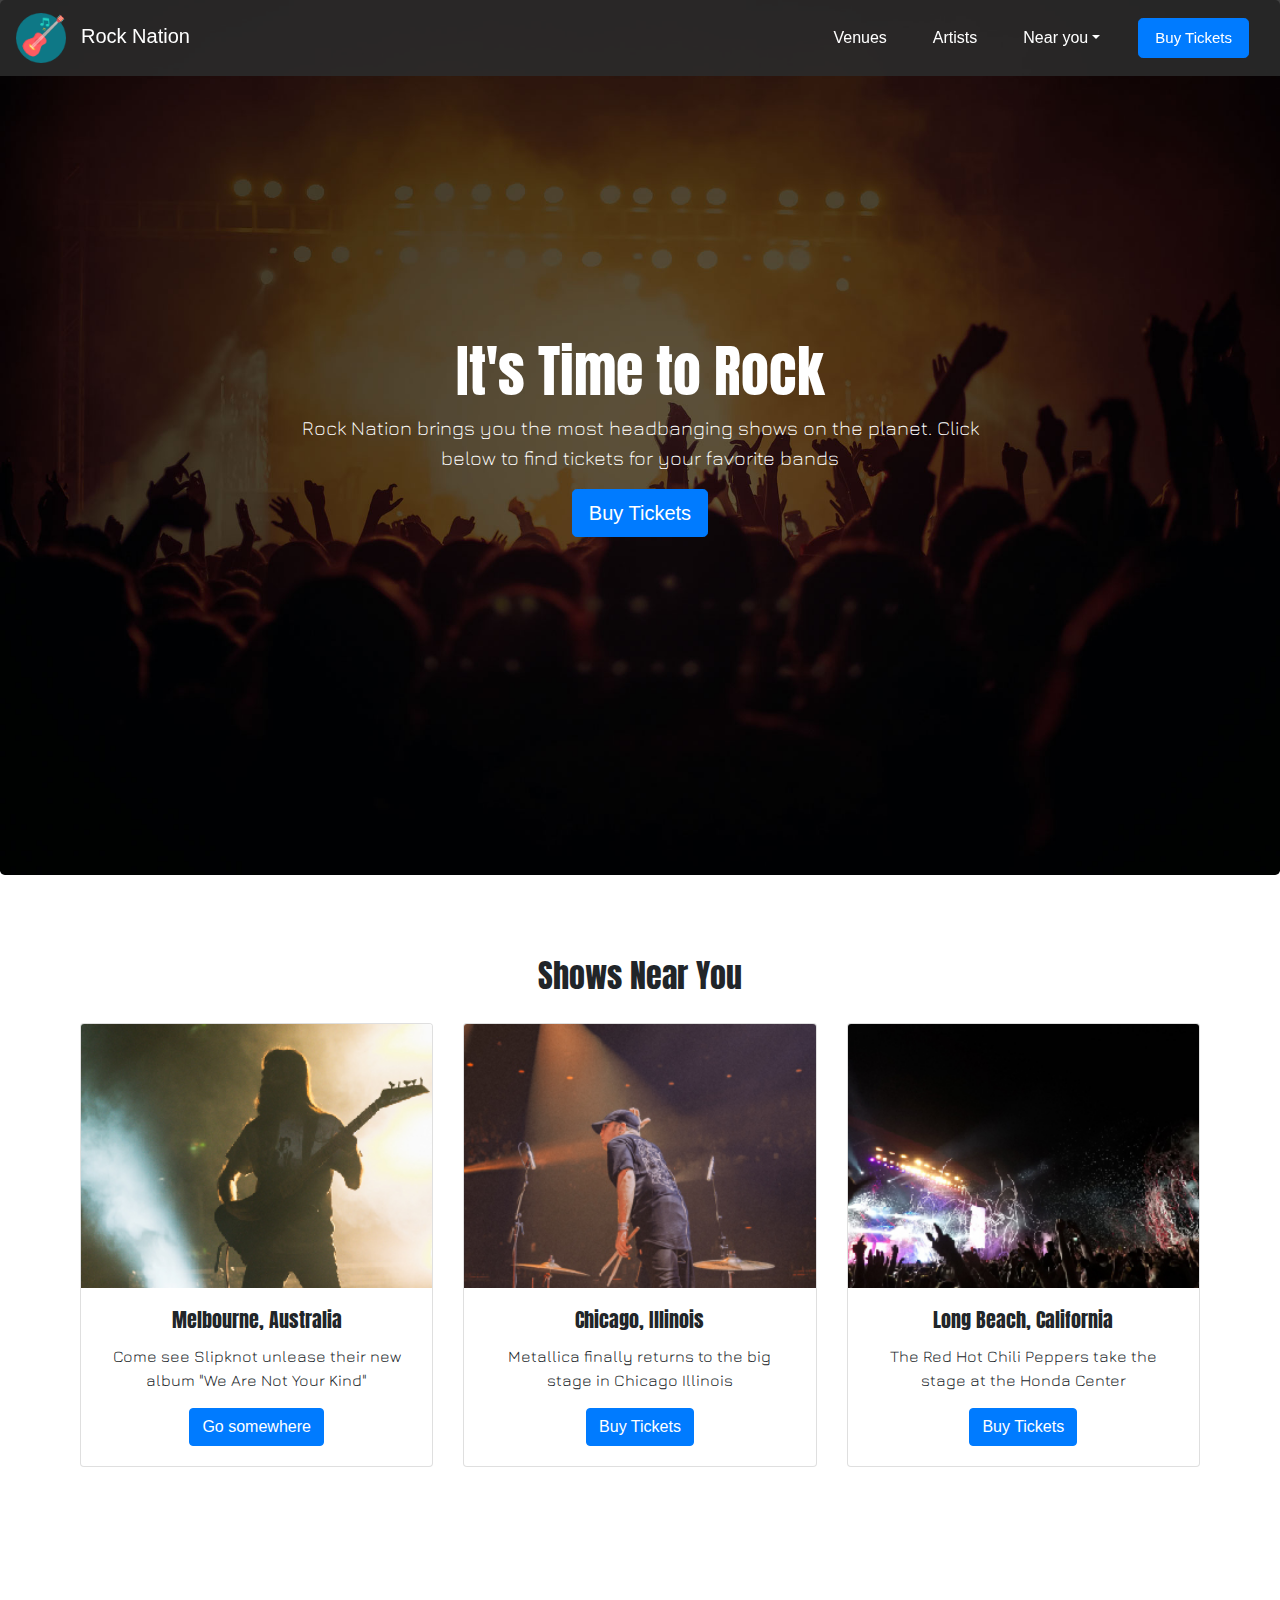
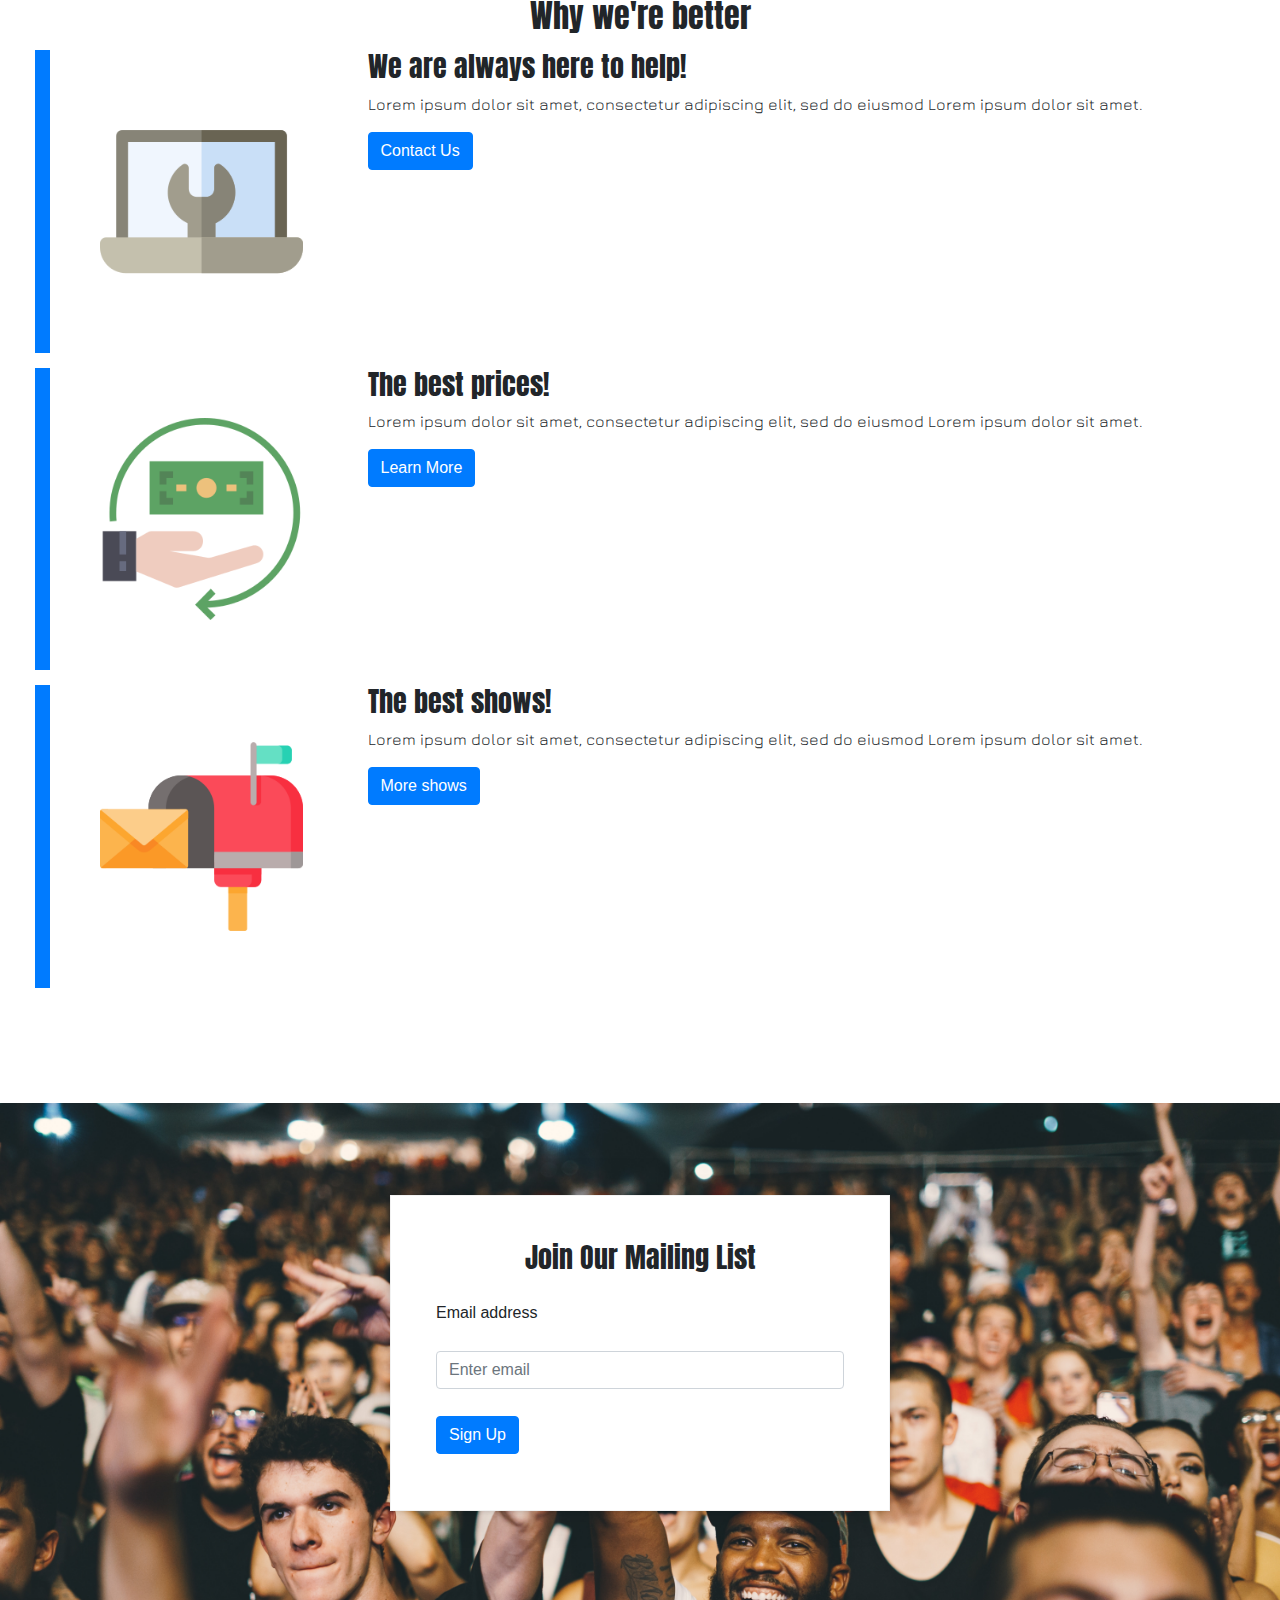
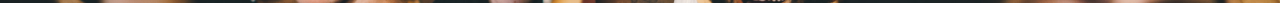
<file: 20-2/Bootstrap_Customize/Solved/index.html>
<!doctype html>
<html lang="en">

  <head>
    <!-- Required meta tags -->
    <meta charset="utf-8">
    <meta name="viewport" content="width=device-width, initial-scale=1, shrink-to-fit=no">

    <!-- Bootstrap CSS -->
    <link rel="stylesheet" href="https://stackpath.bootstrapcdn.com/bootstrap/4.3.1/css/bootstrap.min.css" integrity="sha384-ggOyR0iXCbMQv3Xipma34MD+dH/1fQ784/j6cY/iJTQUOhcWr7x9JvoRxT2MZw1T" crossorigin="anonymous">
    <link href="https://fonts.googleapis.com/css?family=Anton|Jura&display=swap" rel="stylesheet">
    <link rel="stylesheet" href="css/index.css">

    <title>Rock Nation</title>
  </head>
  <body>

    <!-- Navigation bar -->
    <nav class="navbar navbar-expand-lg navbar-light bg-light customNav">
      <a class="navbar-brand" href="#"><img src="images/acoustic-guitar.png">Rock Nation</a>
      <button class="navbar-toggler" type="button" data-toggle="collapse" data-target="#navbarSupportedContent"
        aria-controls="navbarSupportedContent" aria-expanded="false" aria-label="Toggle navigation">
        <span class="navbar-toggler-icon"></span>
      </button>
      <div class="collapse navbar-collapse" id="navbarSupportedContent">
        <ul class="navbar-nav mr-auto">
          <li class="nav-item active">
            <a class="nav-link" href="#">Venues <span class="sr-only">(current)</span></a>
          </li>
          <li class="nav-item">
            <a class="nav-link" href="#">Artists</a>
          </li>
          <li class="nav-item dropdown">
            <a class="nav-link dropdown-toggle" href="#" id="navbarDropdown" role="button" data-toggle="dropdown" aria-haspopup="true" aria-expanded="false">Near you</a>
            <div class="dropdown-menu" aria-labelledby="navbarDropdown">
              <a class="dropdown-item" href="#">Venues</a>
              <div class="dropdown-divider"></div>
              <a class="dropdown-item" href="#">Artists</a>
              <div class="dropdown-divider"></div>
              <a class="dropdown-item" href="#">Upcoming Acts</a>
            </div>
          </li>
          <li class="nav-item">
            <a class="btn btn-primary btn-lg navCTA" href="#" role="button">Buy Tickets</a>
          </li>
        </ul>
      </div>
    </nav>
    <!-- End navigation bar -->
     
    <!-- Jumbotron -->
    <div class="jumbotron rockBackground">
      <div class="jumboCopy">
        <h1 class="display-4">It's Time to Rock</h1>
        <p class="lead">Rock Nation brings you the most headbanging shows on the planet. Click below to find tickets for
          your favorite bands</p>
        <a class="btn btn-primary btn-lg" href="#" role="button">Buy Tickets</a>
      </div>
    </div>
    <!-- End jumbotron -->

    <!-- Cards -->
    <div class="container-fluid content">
      <h2 class="sectionHeading">Shows Near You</h2>
      <div class="row showsNear">

        <!-- Card 1 -->
        <div class="cardContainer col-lg-4 col-md-4 col-sm-12">
          <div class="card">
            <img src="images/show1.jpg" class="card-img-top" alt="...">
            <div class="card-body">
              <h5 class="card-title">Melbourne, Australia</h5>
              <p class="card-text">Come see Slipknot unlease their new album "We Are Not Your Kind"</p>
              <a href="#" class="btn btn-primary">Go somewhere</a>
            </div>
          </div>
        </div>
        <!-- End card 1 -->

        <!-- Card 2 -->
        <div class="cardContainer col-lg-4 col-md-4 col-sm-12">
          <div class="card">
            <img src="images/show2.jpg" class="card-img-top" alt="...">
            <div class="card-body">
              <h5 class="card-title">Chicago, Illinois</h5>
              <p class="card-text">Metallica finally returns to the big stage in Chicago Illinois</p>
              <a href="#" class="btn btn-primary">Buy Tickets</a>
            </div>
          </div>
        </div>
        <!-- End card 2 -->

        <!-- Card 3 -->
        <div class="cardContainer col-lg-4 col-md-4 col-sm-12">
          <div class="card">
            <img src="images/show3.jpg" class="card-img-top" alt="...">
            <div class="card-body">
              <h5 class="card-title">Long Beach, California</h5>
              <p class="card-text">The Red Hot Chili Peppers take the stage at the Honda Center</p>
              <a href="#" class="btn btn-primary">Buy Tickets</a>
            </div>
          </div>
        </div>
        <!-- End card 3 -->
      </div>
    </div>
    <!-- End cards -->

    <!-- Content -->
    <div class="container-fluid content">
      <h2 class="sectionHeading">Why we're better</h2>

      <!-- Row 1 -->
      <div class="row valueProp">
        <div class="sideAccent">
        </div>
        <div class="imageContainer col-3">
          <img src="images/assistance.png">
        </div>
        <div class="text col-8">
          <h3>We are always here to help!</h3>
          <p>
            Lorem ipsum dolor sit amet, consectetur adipiscing elit, sed do eiusmod Lorem ipsum dolor sit amet.
          </p>
          <a href="#" class="btn btn-primary">Contact Us
          </a>
        </div>
      </div>
      <!-- End row 1 -->

      <!-- Row 2 -->
      <div class="row valueProp">
        <div class="sideAccent">
        </div>
        <div class="imageContainer col-3">
          <img src="images/refund.png">
        </div>
        <div class="text col-8">
          <h3>The best prices!</h3>
          <p>
            Lorem ipsum dolor sit amet, consectetur adipiscing elit, sed do eiusmod Lorem ipsum dolor sit amet.
          </p>
          <a href="#" class="btn btn-primary">Learn More</a>
        </div>
      </div>
      <!-- End row 2 -->

      <!-- Row 3 -->
      <div class="row valueProp">
        <div class="sideAccent">
        </div>
        <div class="imageContainer col-3">
          <img src="images/mail-box.png">
        </div>
        <div class="text col-8">
          <h3>The best shows!</h3>
          <p>
            Lorem ipsum dolor sit amet, consectetur adipiscing elit, sed do eiusmod Lorem ipsum dolor sit amet.
          </p>
          <a href="#" class="btn btn-primary">More shows</a>
        </div>
      </div>
      <!-- End row 3 -->

    </div>
    <!-- End content -->

    <!-- Footer -->
    <footer class="emailContain">
      <form>
        <h3 class="sectionHeading">Join Our Mailing List</h3>
        <div class="form-group">
          <label for="exampleInputEmail1">Email address</label>
          <input type="email" class="form-control" id="exampleInputEmail1" aria-describedby="emailHelp"
            placeholder="Enter email">
        </div>
        <button type="submit" class="btn btn-primary">Sign Up</button>
      </form>
    </footer>
    <!-- End footer -->

    <!-- Optional JavaScript -->
    <!-- jQuery first, then Popper.js, then Bootstrap JS -->
    <script src="https://code.jquery.com/jquery-3.3.1.slim.min.js"
      integrity="sha384-q8i/X+965DzO0rT7abK41JStQIAqVgRVzpbzo5smXKp4YfRvH+8abtTE1Pi6jizo"
      crossorigin="anonymous"></script>
    <script src="https://cdnjs.cloudflare.com/ajax/libs/popper.js/1.14.7/umd/popper.min.js"
      integrity="sha384-UO2eT0CpHqdSJQ6hJty5KVphtPhzWj9WO1clHTMGa3JDZwrnQq4sF86dIHNDz0W1"
      crossorigin="anonymous"></script>
    <script src="https://stackpath.bootstrapcdn.com/bootstrap/4.3.1/js/bootstrap.min.js"
      integrity="sha384-JjSmVgyd0p3pXB1rRibZUAYoIIy6OrQ6VrjIEaFf/nJGzIxFDsf4x0xIM+B07jRM"
      crossorigin="anonymous"></script>
  </body>

</html>
</file>
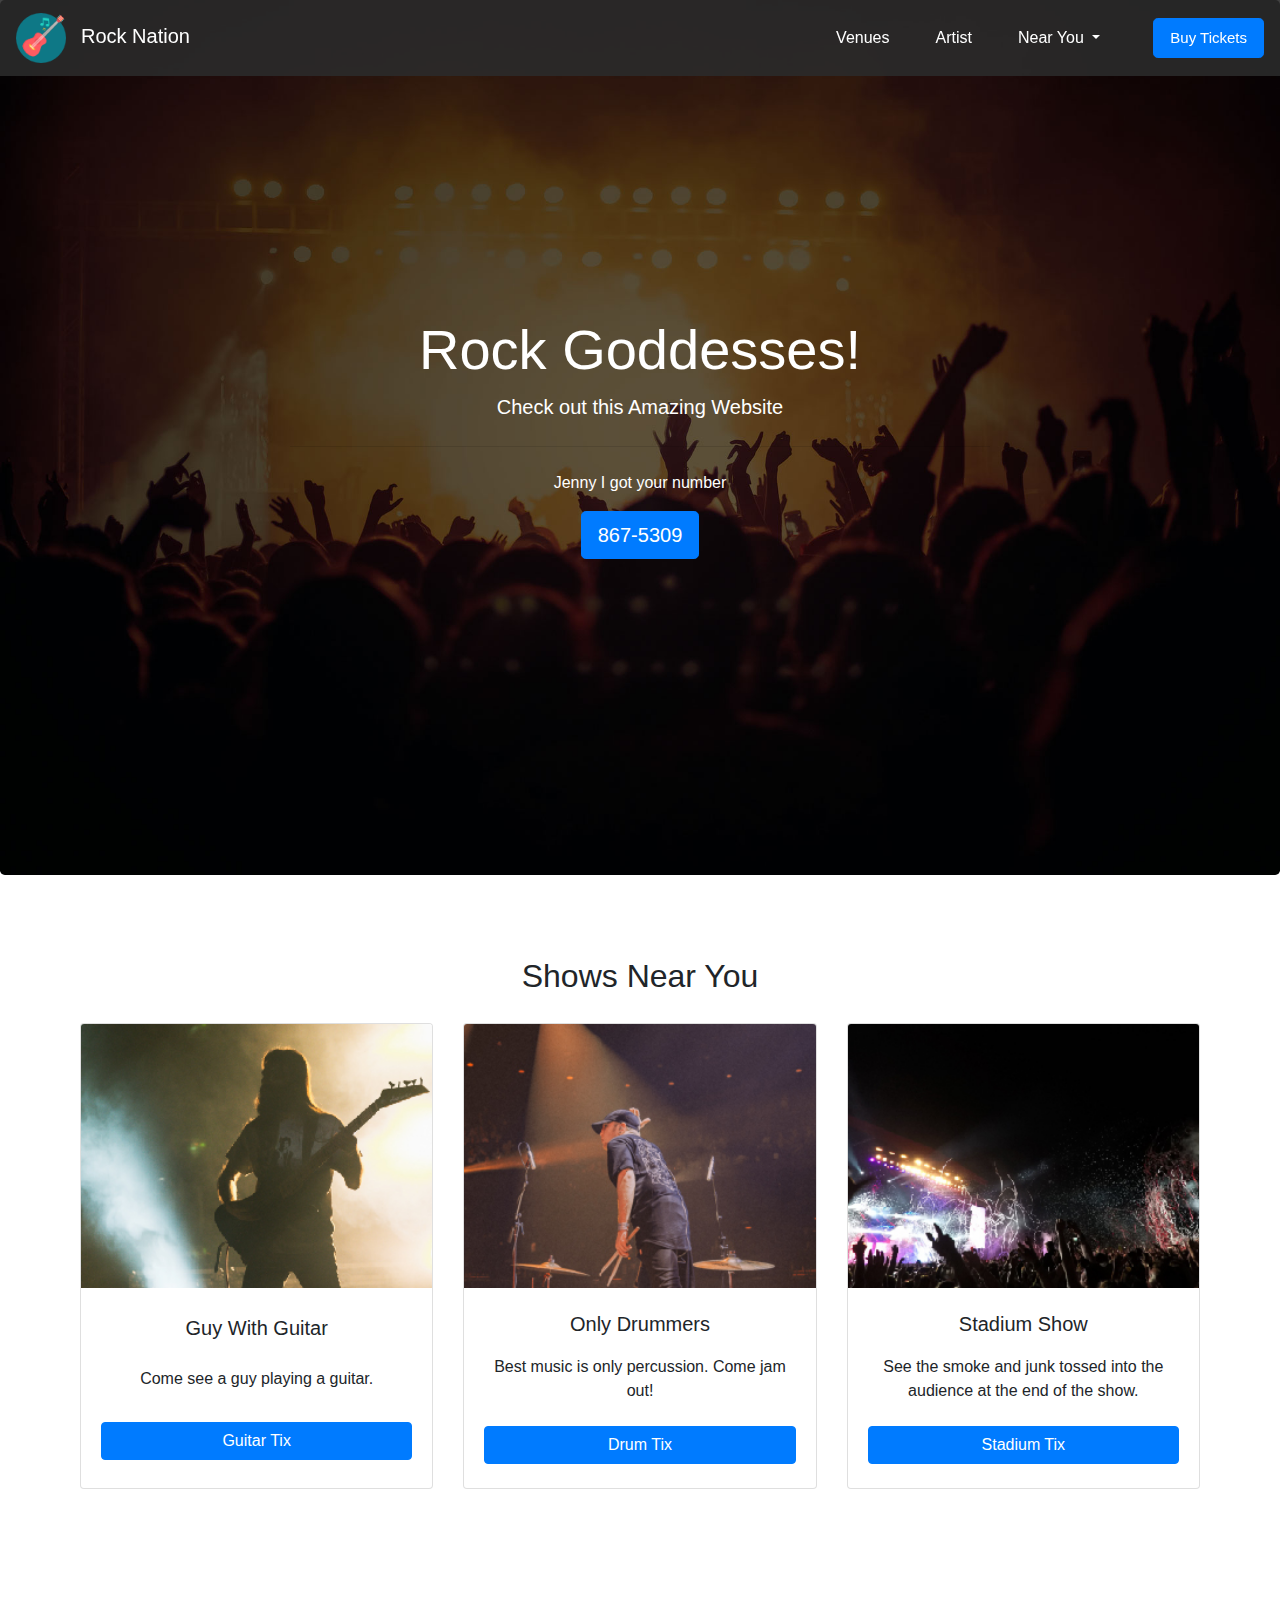
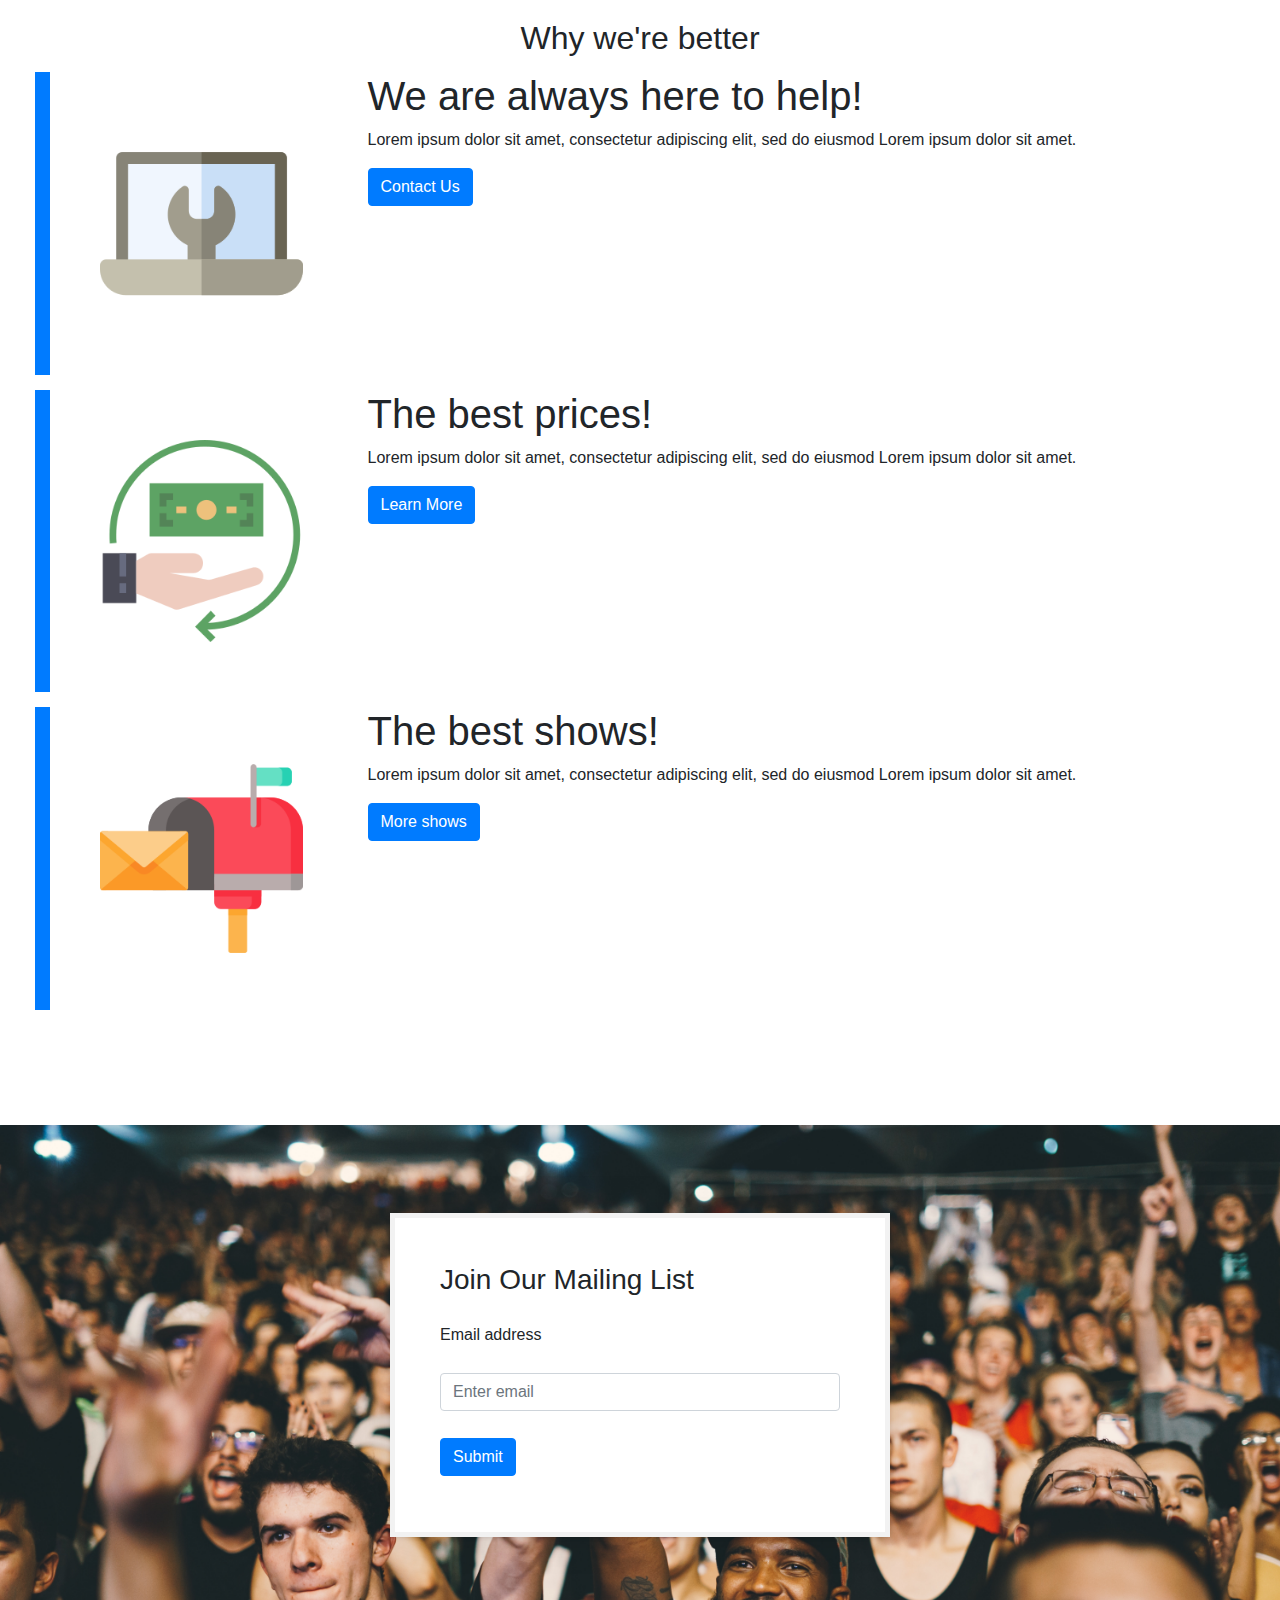
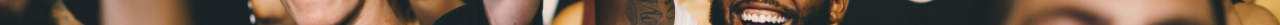
<file: 20-2/Bootstrap_Customize/Unsolved/index.html>
<!doctype html>
<html lang="en">
  <head>

    <!-- Required meta tags -->
    <meta charset="utf-8">
    <meta name="viewport" content="width=device-width, initial-scale=1, shrink-to-fit=no">

    <!-- Bootstrap CSS -->
    <link rel="stylesheet" href="https://stackpath.bootstrapcdn.com/bootstrap/4.3.1/css/bootstrap.min.css" integrity="sha384-ggOyR0iXCbMQv3Xipma34MD+dH/1fQ784/j6cY/iJTQUOhcWr7x9JvoRxT2MZw1T" crossorigin="anonymous">
    <link rel="stylesheet" href="css/index.css">

    <title>Our Custom Template</title>
  </head>
  <body>

    <!-- Navigation bar -->
    <nav class="navbar navbar-expand-lg navbar-light bg-light customNav">
      <a class="navbar-brand" href="#"><img src="images/acoustic-guitar.png">Rock Nation</a>
      <button class="navbar-toggler" type="button" data-toggle="collapse" data-target="#navbarSupportedContent" aria-controls="navbarSupportedContent" aria-expanded="false" aria-label="Toggle navigation">
        <span class="navbar-toggler-icon"></span>
      </button>
      <div class="collapse navbar-collapse" id="navbarSupportedContent">
        <ul class="navbar-nav mr-auto">
          <li class="nav-item active">
            <a class="nav-link" href="#">Venues <span class="sr-only">(current)</span></a>
          </li>
          <li class="nav-item">
            <a class="nav-link" href="#">Artist</a>
          </li>
          <li class="nav-item dropdown">
            <a class="nav-link dropdown-toggle" href="#" id="navbarDropdown" role="button" data-toggle="dropdown"
              aria-haspopup="true" aria-expanded="false">
              Near You
            </a>
            <div class="dropdown-menu" aria-labelledby="navbarDropdown">
              <a class="dropdown-item" href="#">Venues</a>
              <a class="dropdown-item" href="#">Artists</a>
              <div class="dropdown-divider"></div>
              <a class="dropdown-item" href="#">Upcoming Acts</a>
            </div>
          </li>
          <li class="nav-item dropdown"></li>
          <a class="btn btn-primary btn-lg navCTA" href="#" role="button">Buy Tickets</a>
        </ul>
      </div>
    </nav>
    <!-- End navigation bar -->

    <!-- Jumbotron -->
    <div class="jumbotron rockBackground">
      <div class="jumboCopy">
      <h1 class="display-4">Rock Goddesses!</h1>
      <p class="lead">Check out this Amazing Website</p>
      <hr class="my-4">
      <p>Jenny I got your number</p>
      <a class="btn btn-primary btn-lg" href="#" role="button">867-5309</a>
      </div>
    </div>
    <!-- End jumbotron -->

    <!-- Cards -->
    <div class="container-fluid content">
      <h2 class="sectionHeading">Shows Near You</h2>
      <div class="row showsNear">
        <!-- Card 1 -->
        <div class="cardContainer col-lg-4 col-md-4 col-sm-12">
          <div class="card">
            <img src="images/show1.jpg" class="card-img-top" alt="...">
            <div class="card-body">
              <h5 class="card-title">Guy With Guitar</h5>
              <p class="card-text">Come see a guy playing a guitar.</p>
              <a href="#" class="btn btn-primary">Guitar Tix</a>
            </div>
          </div>
        </div>
        <!-- End card 1 -->

        <!-- Card 2 -->
        <div class="cardContainer col-lg-4 col-md-4 col-sm-12">
          <div class="card">
            <img src="images/show2.jpg" class="card-img-top" alt="...">
            <div class="card-body">
              <h5 class="card-title">Only Drummers</h5>
              <p class="card-text">Best music is only percussion. Come jam out!</p>
              <a href="#" class="btn btn-primary">Drum Tix</a>
            </div>
          </div>
        </div>
        <!-- End card 2 -->

        <!-- Card 3 -->
        <div class="cardContainer col-lg-4 col-md-4 col-sm-12">
          <div class="card">
            <img src="images/show3.jpg" class="card-img-top" alt="...">
            <div class="card-body">
              <h5 class="card-title">Stadium Show</h5>
              <p class="card-text">See the smoke and junk tossed into the audience at the end of the show. </p>
              <a href="#" class="btn btn-primary">Stadium Tix</a>
            </div>
          </div>
        </div>
        <!-- End card 3 -->

      </div>
    </div>
    <!-- End cards -->

    <!-- Content -->
    <div class="container-fluid content">

      <h2 class="sectionHeading">Why we're better</h2>
      <!-- Row 1 -->
      <div class="row valueProp">
        <div class="sideAccent">
        </div>
        <div class="col-3 imageContainer">
          <img src="images/assistance.png">
        </div>
        <div class="col-8">
          <h3>We are always here to help!</h3>
          <p>
            Lorem ipsum dolor sit amet, consectetur adipiscing elit, sed do eiusmod Lorem ipsum dolor sit amet.
          </p>
          <a href="#" class="btn btn-primary">Contact Us
          </a>
        </div>
      </div>
      <!-- End row 1 -->

      <div class="row valueProp">
        <div class="sideAccent">
        </div>
        <div class="col-3 imageContainer">
          <img src="images/refund.png">
        </div>
        <div class="col-8">
          <h3>The best prices!</h3>
          <p>
            Lorem ipsum dolor sit amet, consectetur adipiscing elit, sed do eiusmod Lorem ipsum dolor sit amet.
          </p>
          <a href="#" class="btn btn-primary">Learn More
          </a>
        </div>
      </div>

      <div class="row valueProp">
        <div class="sideAccent">
        </div>
        <div class="col-3 imageContainer">
          <img src="images/mail-box.png">
        </div>
        <div class="col-8">
          <h3>The best shows!</h3>
          <p>
            Lorem ipsum dolor sit amet, consectetur adipiscing elit, sed do eiusmod Lorem ipsum dolor sit amet.
          </p>
          <a href="#" class="btn btn-primary">More shows
          </a>
        </div>
      </div>
    </div>
    <!-- End content -->

    <!-- Footer -->
    <footer class="emailContain">
      <form>
        <h3>Join Our Mailing List</h3>
        <div class="form-group">
          <label for="exampleInputEmail1">Email address</label>
          <input type="email" class="form-control" id="exampleInputEmail1" aria-describedby="emailHelp"
            placeholder="Enter email">
        </div>
        <button type="submit" class="btn btn-primary">Submit</button>
      </form>
    </footer>
    <!-- End footer -->

    <!-- Optional JavaScript -->
    <!-- jQuery first, then Popper.js, then Bootstrap JS -->
    <script src="https://code.jquery.com/jquery-3.3.1.slim.min.js"
      integrity="sha384-q8i/X+965DzO0rT7abK41JStQIAqVgRVzpbzo5smXKp4YfRvH+8abtTE1Pi6jizo"
      crossorigin="anonymous"></script>
    <script src="https://cdnjs.cloudflare.com/ajax/libs/popper.js/1.14.7/umd/popper.min.js"
      integrity="sha384-UO2eT0CpHqdSJQ6hJty5KVphtPhzWj9WO1clHTMGa3JDZwrnQq4sF86dIHNDz0W1"
      crossorigin="anonymous"></script>
    <script src="https://stackpath.bootstrapcdn.com/bootstrap/4.3.1/js/bootstrap.min.js"
      integrity="sha384-JjSmVgyd0p3pXB1rRibZUAYoIIy6OrQ6VrjIEaFf/nJGzIxFDsf4x0xIM+B07jRM"
      crossorigin="anonymous"></script>
  </body>
</html>
</file>
<file: 20.3 activities/css/style.css>
body {
    font-family: 'Open Sans', sans-serif; 
}


#hero {
    background-image: url("../images/hero.png");
    background-repeat: no-repeat;
    background-size: cover;
    background-position:center;
    height: 75vh;
}

.nav-link.active {
    font-weight: 800;
    text-decoration: underline;

}
.navbar-light .navbar-nav .nav-link {
    color:white !important;

}

.navbar-collapse {
    flex-grow: unset;
}
.navbar-expand-lg .navbar-nav li {
    padding:5%;
}
nav{
    padding-left: 40px;
    padding-right: 40px;
}

nav .hamburger {
    width:180px ;
    text-align: right;
}


.jumbotron {
    display: flex;
    align-items: center;
    justify-content: center;
    height:60%;

}

.jumbotron p {
    text-align: center;
    color: white;

}

.jumbotron h1 {
    color: white;
    font-weight: 800;

}


.jumbotron h1 span {
  
    font-weight: 300;

}

.jumbotron .my-4 {
    background-color: white;
}

/* adventure section */




#adventure {

    margin-top: 25px;
    margin-bottom: 200px;
}

#adventure h2 {
 text-align:center;
 font-size:38px;
 margin-bottom:100px;

}


#adventure .adventure-card {
background-image: url("../images/adventure-card.png");
background-size:cover ;
height:565px;
display: flex;
align-items: center;
justify-content: center;
margin-bottom:20px;
}

.adventure-card .card-items {
    margin-left:40px;
    margin-right:60px;
    color:white;

}

 .btn-primary {
    background-color:#ff9900;
    border-color: #ff9900;
    border-radius: 0;
}

.btn-primary:hover {
    background-color:#c47703;
    border-color: #c47703;
}

.adventure-card .card-items .card-icon {
    width:75%;

}


 h2 .yellow {
    color:#ff9900;
    font-size: 60%;
    display: block;
    font-weight:normal;
}
h4 {
    color:white;
}

/* Location Section */

#locations {
    padding:200px 0px 100px;
    background-image:url("../images/hollywood.png");
    background-repeat: no-repeat;
    background-size: cover;

}


#locations .location-card {

    background-size: 100%;
    height: 450px;
    display: flex;
    align-items: flex-end;
    justify-content: center;
    margin-bottom: 20px;
    background-repeat: no-repeat;
    background-color: #edeaea;
    }

.yosemite {
        background-image: url(../images/yosemite-background.png);  
}

.joshua {
    background-image: url(../images/joshua-background.png);  
}
.sanfran {
    background-image: url(../images/sf-background.png);  
}



#locations .location-card .card-items {
    background-color: white;
    margin: 0px 30px 50px 30px;
    padding:20px;
    
}       


.location-item .card-items h3 {

    font-size:20px;
    width:45%;
    
    
}

.location-item .card-items .heading {
    display:flex;
    justify-content: space-between;
    }


 /* Mailing List     */

#subscribe {

    background-image: url("../images/sf-bridge.png");

    color:white;
    text-align: center;
    background-size: cover;
}

#subscribe h2 {
    margin-bottom:30px;

}

#subscribe p{
    margin-bottom:30px;

}

#subscribe .form-container {
    padding-top: 300px;
    padding-bottom: 300px;


}

#subscribe form {
    display: flex;
    justify-content: center;
}
#subscribe input {
    height:50px;
    border-radius: 0;
    width:60%;
    margin-right:20px !important;
  


}






footer ul {
    display: flex;
    justify-content: space-around;
    list-style-type: none;padding:30px;

    
    
}


footer ul li a {
    color:white;
    text-decoration:none;
    
}

.back-top {

    padding:30px;
}

.back-top  img {
    transform: rotate(180deg);

}
</file>
<file: Solved/css/index.css>
footer {
  position: absolute;
  width: 100%;
  height: 60px;
  line-height: 60px;
  background-color: #f5f5f5;
  margin-top: 50px;
}
.cardContainer {
  margin-bottom: 15px;
}
.card {
  margin: 0 auto;
}
.signUp form {
  margin: 35px auto;
  background-color: #f2f2f2;
  padding: 25px;
  border-radius: 7px;
}
</file>
<file: Unsolved/css/index.css>
footer {
  position: absolute;
  width: 100%;
  height: 60px;
  line-height: 60px;
  background-color: #f5f5f5;
  margin-top: 50px;
}

.card {
    background-color: green;
    padding: 20px;
    color: white;
        display: flex;
        align-items: center;
        justify-content: center;


}


.cardContainer {
    display: flex;
    align-items: center;
    justify-content: center;
    gap: 0px 200px;

}

.signUp form {
    margin: 35px auto;
    background-color: #f2f2f2;
    padding: 25px;
    border-radius: 7px;
}
</file>
<file: 20-2/Bootstrap_Customize/Solved/css/index.css>
/* Text */
h1, h2, h3 , h4, h5, h6 {
  font-family: 'Anton', sans-serif;
}
p {
  font-family: 'Jura', sans-serif;
}

/* Navigation bar */

/* General */
.customNav {
  position: fixed;
  width: 100%;
  background: url("../images/transparency.png");
  background-color: transparent !important;
  background-size: cover;
  z-index: 10;
}
.navbar-nav {
  margin-left: auto;
  margin-right: 0 !important;
}
.navbar-brand img {
  padding-right: 15px;
  width: 65px;
}
.nav-item {
  margin: 0px 15px;
}

/* Navigation dropdown menu */
.dropdown-menu {
  background: url("../images/transparency.png");
  background-color: transparent !important;
  background-size: cover;
}
.dropdown-item:focus, .dropdown-item:hover {
    color: #16181b;
    text-decoration: none;
    background: black;
}

/* Navigation links */
.customNav a {
  color: white !important;
}
.navCTA {
  font-size: 15px;
}

/* Jumbotron  */
.jumbotron {
  background-image: url(../images/rockOn_dark.jpg);
  background-size: cover;
  background-repeat: no-repeat;
  height: calc(100vh - 25px);
  display: flex;
  align-items: center;
  justify-content: center;
}

/* Jumbotron copy */
.jumboCopy {
  width: 70%;
  min-width: 500px;
  max-width: 700px;
  color: white;
  text-align: center;
}

/* Cards */
.content {
  padding: 50px;
}
.sectionHeading {
  text-align: center;
}
.showsNear  {
  padding: 0px 30px 30px 30px;
}
.cardContainer {
  text-align: center;
}

/* Content */
.sideAccent {
  background: #007bff;
  width: 15px;
}
.imageContainer img {
  width: 100%;
}
.imageContainer {
  padding: 50px;
}
.valueProp {
  margin-top: 15px;
  margin-bottom: 15px;
}

/* Footer */
.emailContain {
  background: url(../images/emailBG.jpg);
  background-size: cover;
  display: flex;
  align-items: center;
  flex-direction: column;
  align-items: center;
  justify-content: center;
  height: 500px;
}

/* Footer form */
form {
  width: 500px;
  margin: 35px auto;
  padding: 45px;
  border: 1px solid #F2F2F2;
  -webkit-box-shadow: 0 1px 4px rgba(0, 0, 0, 0.3), 0 0 40px rgba(0, 0, 0, 0.1) inset;
  -moz-box-shadow: 0 1px 4px rgba(0, 0, 0, 0.3), 0 0 40px rgba(0, 0, 0, 0.1) inset;
  box-shadow: 0 1px 4px rgba(0, 0, 0, 0.1), 0 0 40px rgba(0, 0, 0, 0.1);
  background-color: white;
}

/* STYLES FOR TEMPLATE PLEASE DO NOT TOUCH*/
.dropdown-menu {
  left: -97px;
}
footer {
  position: absolute;
  width: 100%;
  height: 60px;
  line-height: 60px;
  background-color: #f5f5f5;
  margin-top: 50px;
}
.cardContainer {
  margin-top: 20px;
}
.card {
  margin: 0 auto;
}
</file>
<file: 20-2/Bootstrap_Customize/Unsolved/css/index.css>
h1, h2, h3, h4, h5, h6 {
    font-family: 'Anton', sans-serif;
}

p {
    font-family: 'Jura', sans-serif;
}

/* General */
.customNav {
  position: fixed;
  width: 100%;
  background: url("../images/transparency.png");
  background-color: transparent !important;
  background-size: cover;
  z-index: 10;
}
.navbar-nav {
  margin-left: auto;
  margin-right: 0 !important;
}
.navbar-brand img {
  padding-right: 15px;
  width: 65px;
}
.nav-item {
  margin: 0px 15px;
}

/* Navigation dropdown menu */
.dropdown-menu {
  background: url("../images/transparency.png");
  background-color: transparent !important;
  background-size: cover;
}
.dropdown-item:focus, .dropdown-item:hover {
    color: #16181b;
    text-decoration: none;
    background: black;
}

/* Navigation links */
.customNav a {
  color: white !important;
}
.navCTA {
  font-size: 15px;
}

.jumbotron {
  background-image: url(../images/rockOn_dark.jpg);
  background-size: cover;
  background-repeat: no-repeat;
  height: calc(100vh - 25px);
  display: flex;
  align-items: center;
  justify-content: center;
}

.jumboCopy {
  width: 70%;
  min-width: 500px;
  max-width: 700px;
  color: white;
  text-align: center;
}

.card{

}

.content {
    padding: 50px;
}

.sectionHeading {
    text-align: center;
}
.showsNear {
    padding: 0px 30px 30px 30px;

}

.cardContainer {
    text-align: center;

}

.card-body {
    display: flex;
    flex-direction: column;
    justify-content: space-around;
    height: 200px;

}

/* Content */
.valueProp {
  margin-top: 15px;
  margin-bottom: 15px;
}

.sideAccent {
  background: #007bff;
  width: 15px;
}
.imageContainer img {
  width: 100%;
}
.imageContainer {
  padding: 50px;
}

.valueProp h3{
    font-size: 40px;
}

footer {
  position: absolute;
  width: 100%;
  height: 60px;
  line-height: 60px;
  background-color: #f5f5f5;
  margin-top: 50px;
} 
.cardContainer {
  margin-top: 20px;
}
.card {
  margin: 0 auto;
}

/* Footer */
.emailContain {
  background: url(../images/emailBG.jpg);
  background-size: cover;
  display: flex;
  align-items: center;
  flex-direction: column;
  align-items: center;
  justify-content: center;
  height: 500px;
}

/* Footer form */
form {
  width: 500px;
  margin: 35px auto;
  padding: 45px;
  border: 5px solid #F2F2F2;
  -webkit-box-shadow: 0 1px 4px rgba(0, 0, 0, 0.3), 0 0 40px rgba(0, 0, 0, 0.1) inset;
  -moz-box-shadow: 0 1px 4px rgba(0, 0, 0, 0.3), 0 0 40px rgba(0, 0, 0, 0.1) inset;
  box-shadow: 0 1px 4px rgba(0, 0, 0, 0.1), 0 0 40px rgba(0, 0, 0, 0.1);
  background-color: white;
}

.dropdown-menu {
  left: -30px;
}
</file>
